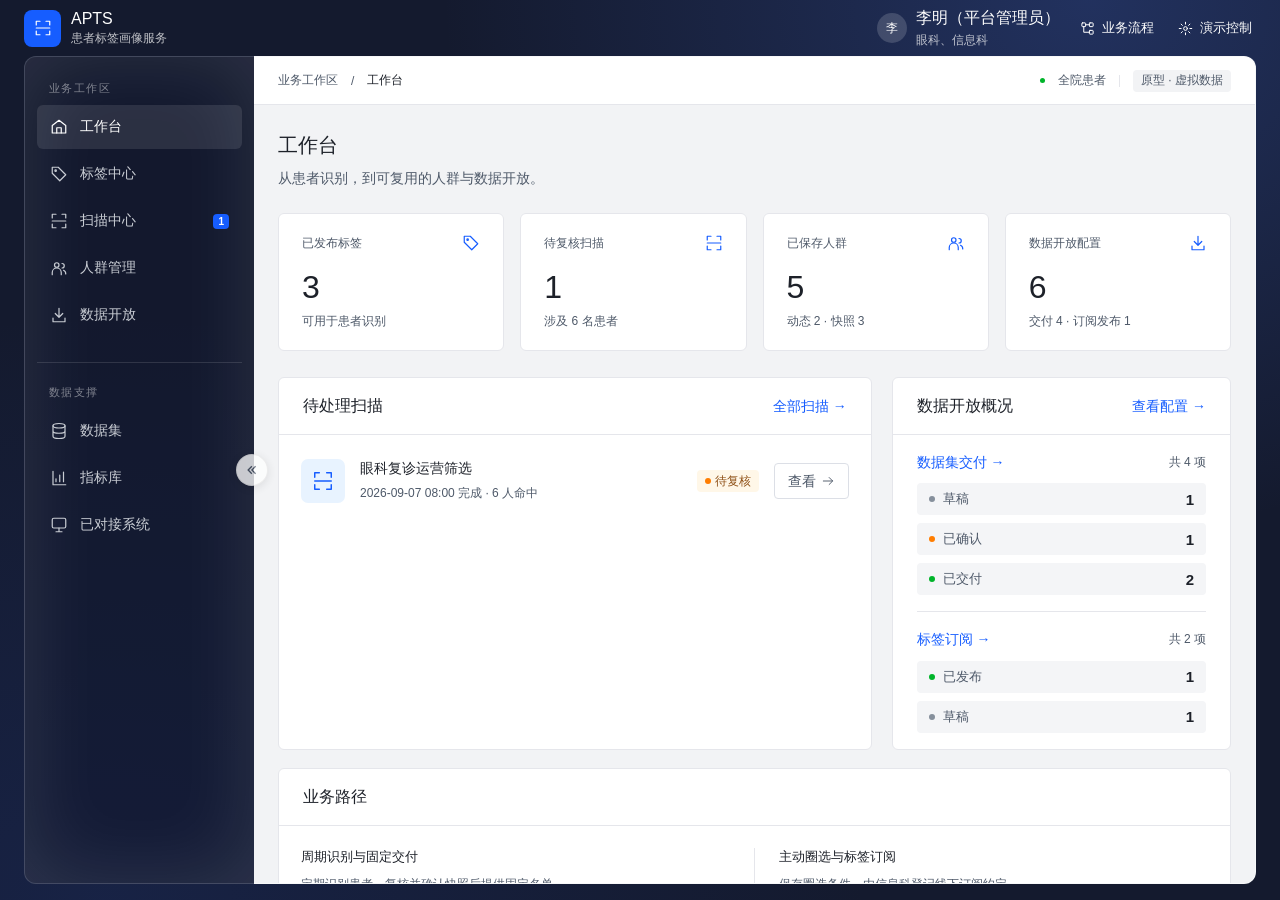
<file: apts-v2/index.html>
<!DOCTYPE html>
<html lang="zh-CN"><head><meta charset="UTF-8"><meta name="viewport" content="width=device-width,initial-scale=1"><meta name="color-scheme" content="light"><title>APTS · 患者标签画像服务</title><link rel="stylesheet" href="styles.css?v=dff3d0b29df8"></head><body><div id="root"></div><script src="app.js?v=1dcdd2cd195f"></script></body></html>
</file>
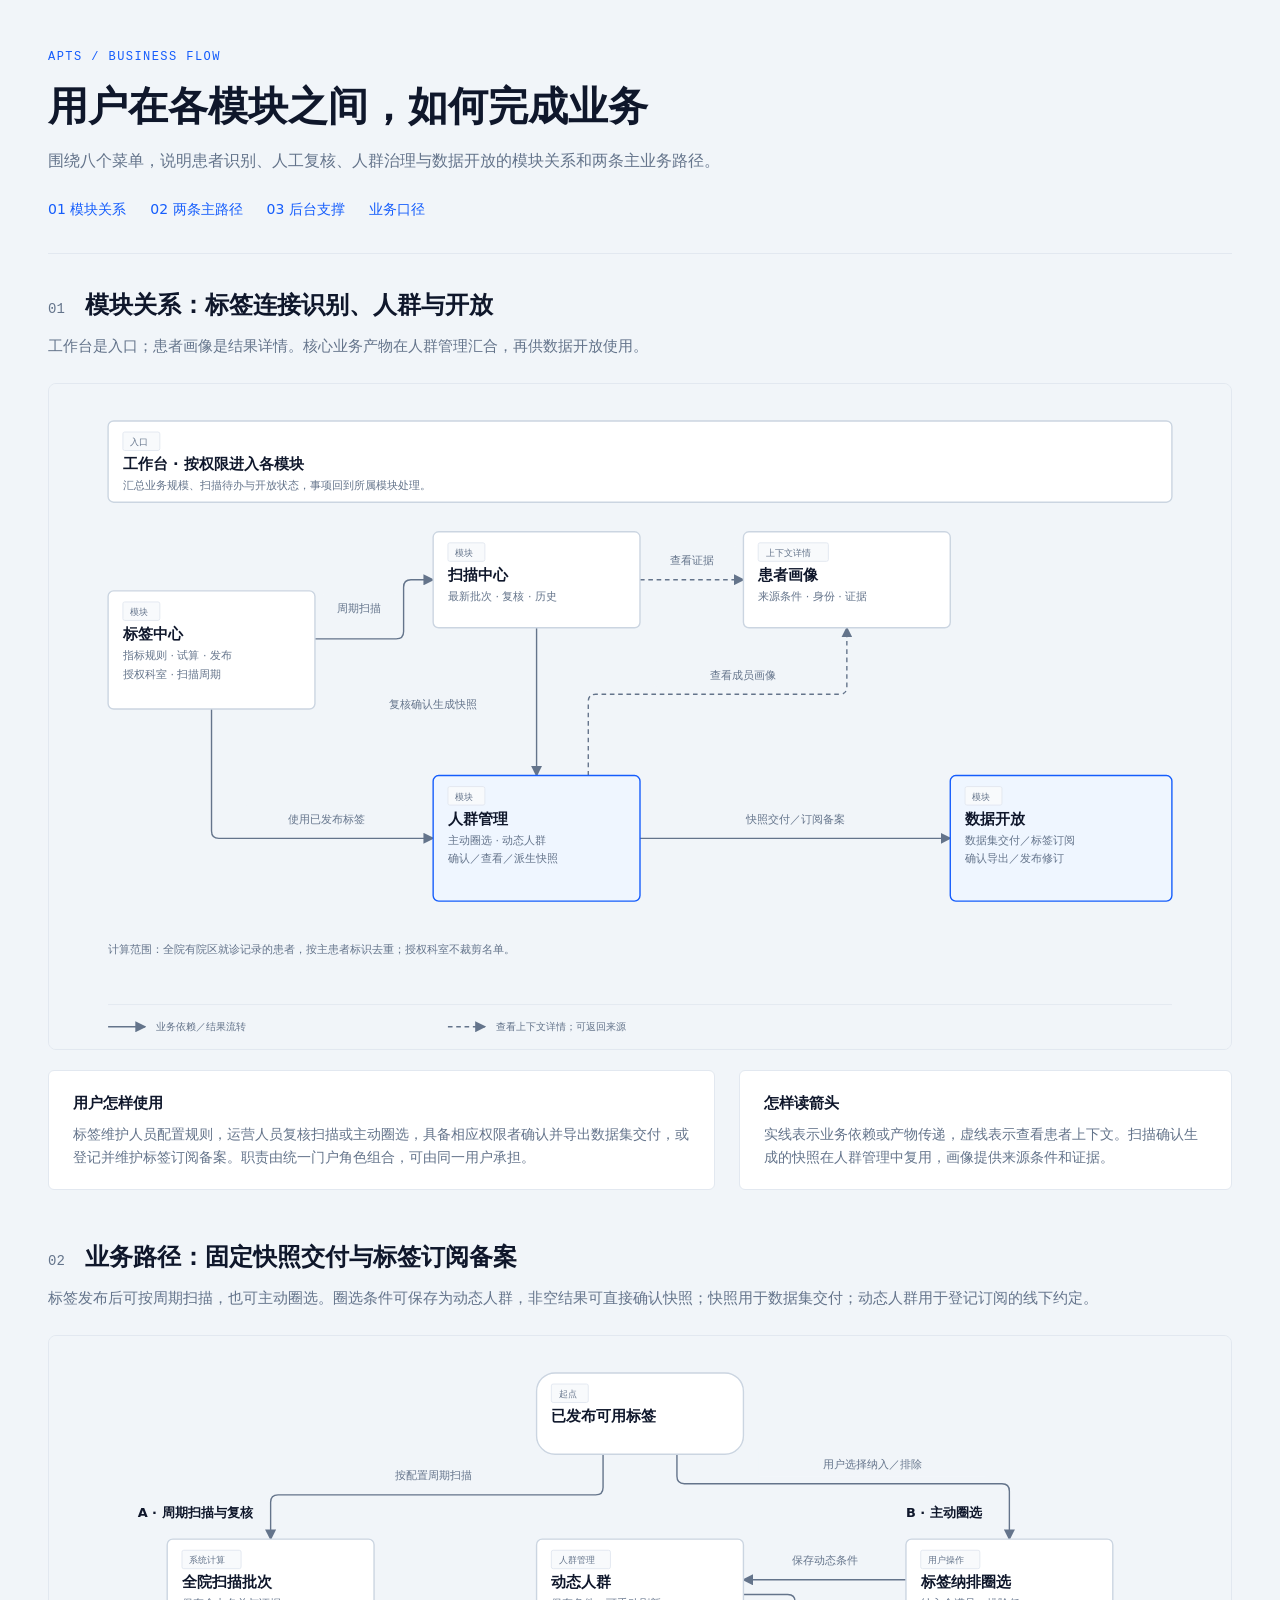
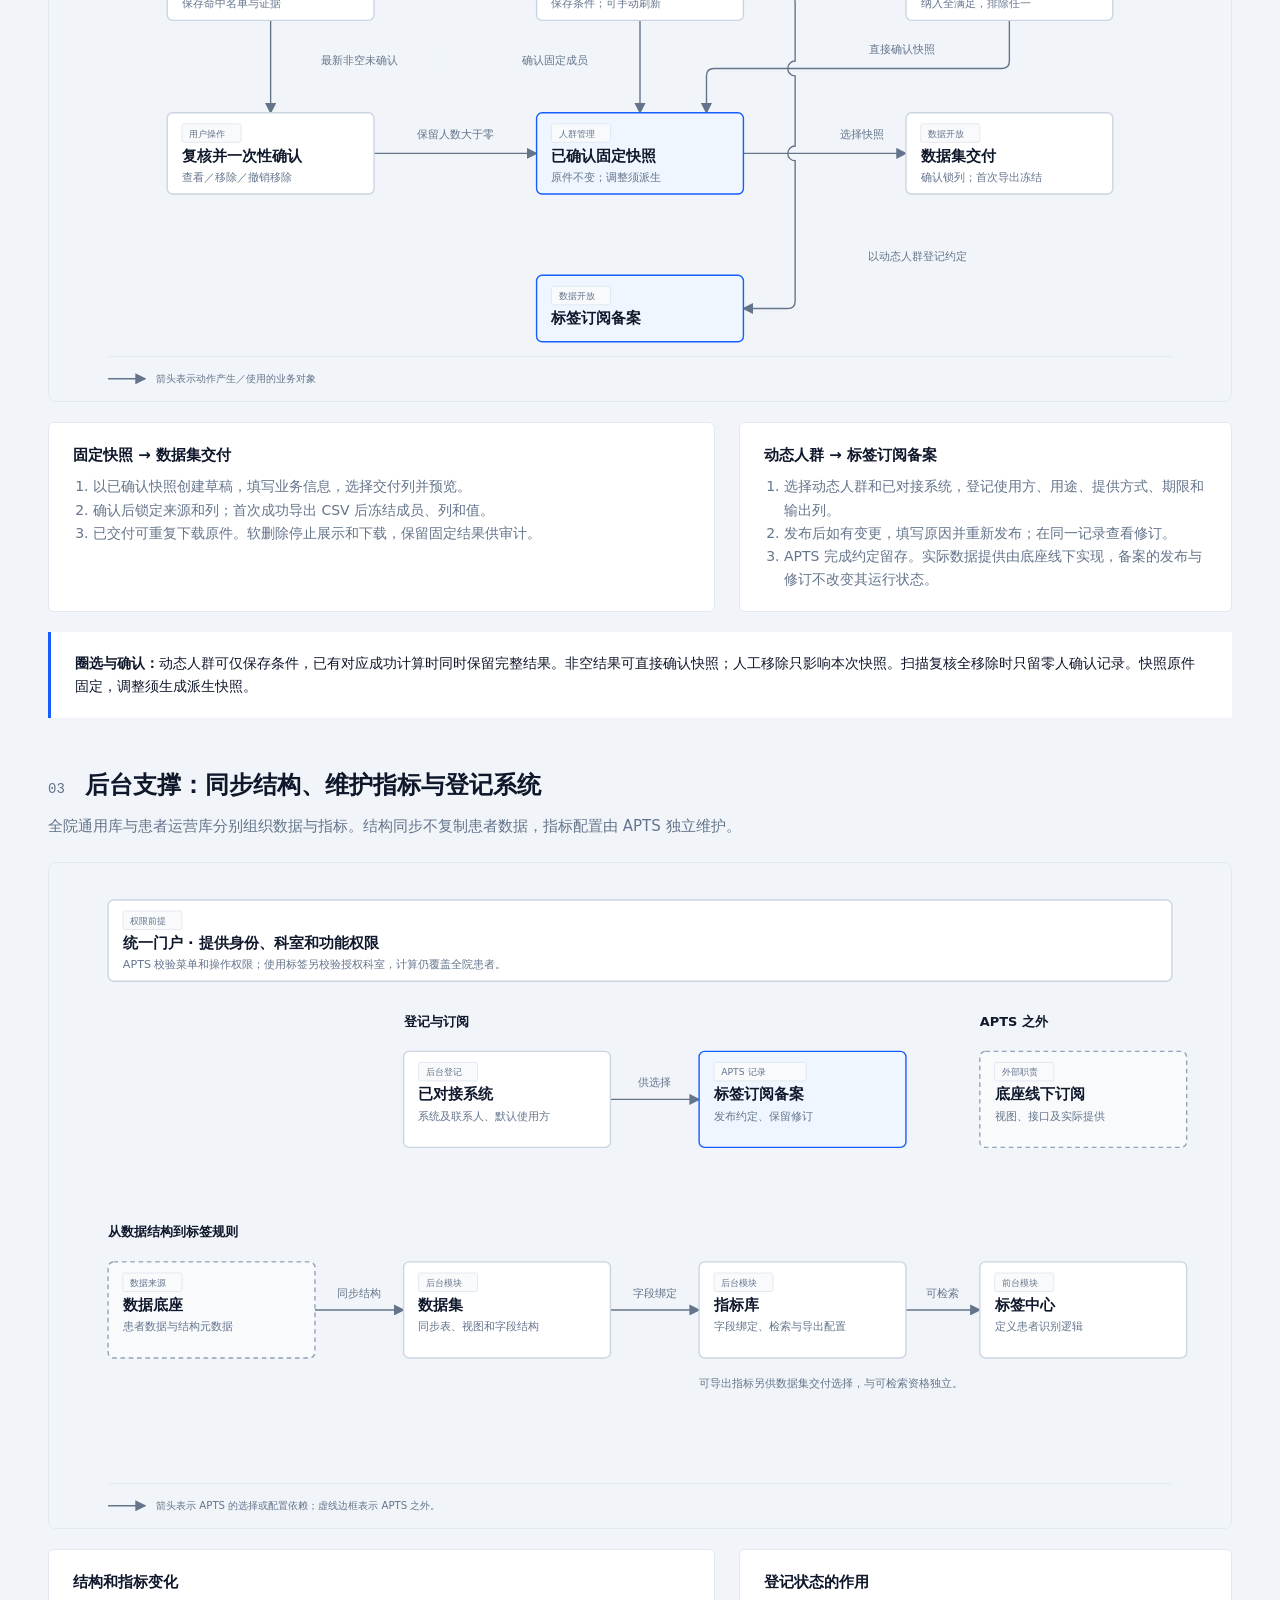
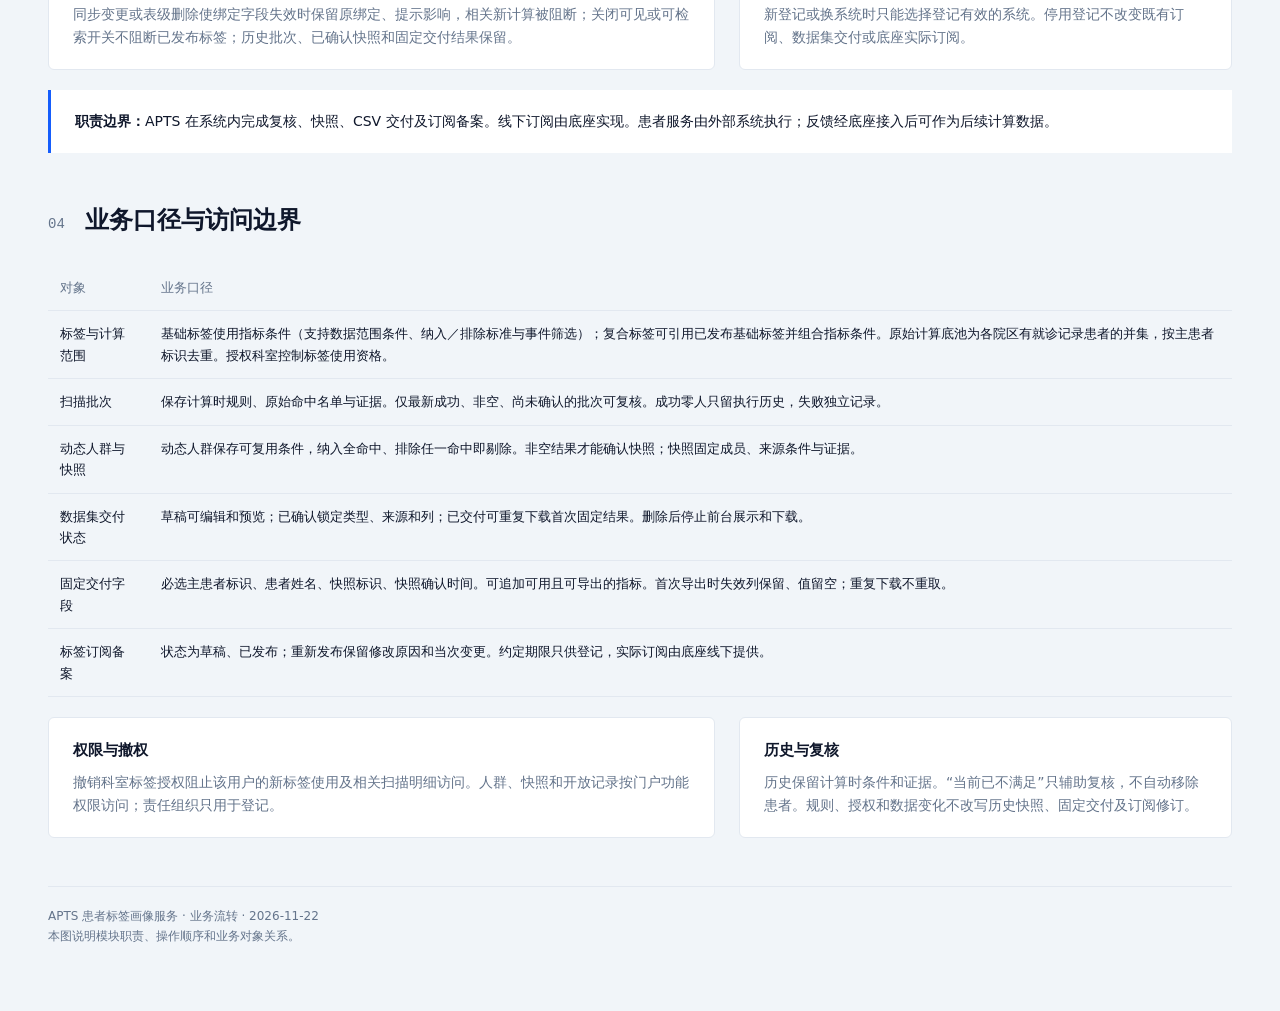
<file: docs/apts-business-flow.html>
<!DOCTYPE html><html lang="zh-CN">
<head><meta charset="UTF-8"><meta name="viewport" content="width=device-width,initial-scale=1"><title>APTS · 用户业务流转关系</title><style>*{box-sizing:border-box} :root{--paper:#f1f5f9;--surface:#fff;--ink:#0f172b;--muted:#64748b;--accent:#155dfc;--rule:#e2e8f0;--sans:"PingFang SC","Hiragino Sans GB","Microsoft YaHei",ui-sans-serif,system-ui,-apple-system,"Segoe UI",sans-serif;--mono:ui-monospace,SFMono-Regular,Menlo,Consolas,monospace}html{scroll-behavior:smooth}body{margin:0;background:var(--paper);color:var(--ink);font-family:var(--sans);font-size:14px;line-height:1.65}main{max-width:1378px;margin:0 auto;padding:48px 48px 64px;min-width:0}header{border-bottom:1px solid var(--rule);padding-bottom:32px;margin-bottom:32px}.eyebrow{font-family:var(--mono);color:var(--accent);font-size:12px;letter-spacing:.12em}h1{font-size:40px;line-height:1.3;margin:12px 0 16px;font-weight:600}header p{font-size:16px;max-width:900px;color:var(--muted);margin:0}nav{display:flex;flex-wrap:wrap;gap:24px;margin-top:24px}a{color:var(--accent);text-decoration:none}a:hover{text-decoration:underline}a:focus-visible,summary:focus-visible{outline:2px solid var(--accent);outline-offset:4px}section{margin:0 0 48px;scroll-margin-top:20px}.section-heading{display:flex;gap:20px;align-items:baseline;margin-bottom:8px}.number{font-family:var(--mono);font-size:14px;color:var(--muted)}h2{font-size:24px;margin:0;font-weight:600}.lead{margin:8px 0 24px;color:var(--muted);font-size:15px}.diagram-container{width:100%;max-width:100%;min-width:0;overflow-x:auto;border:1px solid var(--rule);border-radius:8px;background:#f1f5f9}svg{display:block;width:100%;height:auto;max-width:100%}svg text{font-family:var(--sans);fill:var(--ink)}.node{fill:#fff;stroke:#cbd5e1;stroke-width:1.5}.node.focal{fill:#eff6ff;stroke:#155dfc;stroke-width:1.5}.node.external{fill:#f8fafc;stroke:#94a3b8;stroke-dasharray:5 4}.tag-box{fill:#f8fafc;stroke:#e2e8f0;stroke-width:1}.tag{font-size:10px;fill:#64748b}.node-name{font-size:16px;font-weight:600}.body{font-size:12px;fill:#64748b}.edge-label{font-size:12px;fill:#64748b}.group{font-size:14px;font-weight:600}.legend{font-size:11px;fill:#64748b}.edge{fill:none;stroke:#64748b;stroke-width:1.5}.edge.view{stroke-dasharray:5 4}.edge.external{stroke:#1d4ed8;stroke-dasharray:5 4}.rule{stroke:#e2e8f0;stroke-width:1}.notes{display:grid;grid-template-columns:1.15fr .85fr;gap:24px;margin-top:20px}.note{background:#fff;border:1px solid var(--rule);border-radius:6px;padding:20px 24px}.note h3{font-size:15px;margin:0 0 8px}.note p{margin:0;color:var(--muted)}.note strong{color:var(--ink)}.note ul,.note ol{margin:0;padding-left:20px;color:var(--muted)}.boundary{padding:20px 24px;border-left:3px solid var(--accent);background:#fff;margin-top:20px}.boundary p{margin:0}details{border:1px solid var(--rule);border-radius:6px;background:#fff;padding:16px 24px;margin:16px 0}summary{cursor:pointer;font-weight:600}table{border-collapse:collapse;width:100%;font-size:13px;margin-top:16px}th,td{padding:12px;text-align:left;border-bottom:1px solid var(--rule);vertical-align:top}th{color:var(--muted);font-weight:500}code{font-family:var(--mono);font-size:12px;overflow-wrap:anywhere}.table-wrap{overflow-x:auto}footer{border-top:1px solid var(--rule);padding-top:20px;color:var(--muted);font-size:12px}@media(max-width:700px){main{padding:24px 16px}h1{font-size:28px}h2{font-size:20px}.notes{grid-template-columns:1fr}nav{gap:16px}.note{padding:16px}.table-wrap table{min-width:680px}}@media print{main{padding:0;max-width:none}header{padding-bottom:12px}nav{display:none}h1{font-size:28px}section{break-before:page;margin-bottom:0}.diagram-container{overflow-x:visible}svg{min-width:0}details{break-inside:avoid}.notes{gap:12px}.note{padding:12px}footer{margin-top:16px}}</style>
</head>
<body>
<main>
<header><div class="eyebrow">APTS / BUSINESS FLOW</div><h1>用户在各模块之间，如何完成业务</h1><p>围绕八个菜单，说明患者识别、人工复核、人群治理与数据开放的模块关系和两条主业务路径。</p><nav aria-label="图稿目录"><a href="#overview">01 模块关系</a><a href="#paths">02 两条主路径</a><a href="#support">03 后台支撑</a><a href="#evidence">业务口径</a></nav>
</header>

<section id="overview"><div class="section-heading"><span class="number">01</span><h2>模块关系：标签连接识别、人群与开放</h2></div><p class="lead">工作台是入口；患者画像是结果详情。核心业务产物在人群管理汇合，再供数据开放使用。</p><div class="diagram-container">
<svg viewBox="0 0 1280 720" role="img" aria-labelledby="apts-business-flow-overview-title apts-business-flow-overview-desc"><title id="apts-business-flow-overview-title">前台模块之间如何流转</title><desc id="apts-business-flow-overview-desc">用户维护标签，选择周期扫描复核或主动圈选形成人群，随后配置数据开放，并从结果查看患者画像。</desc><defs><marker id="apts-business-flow-overview-solid" markerWidth="8" markerHeight="8" refX="7" refY="4" orient="auto"><path d="M0 0 L8 4 L0 8 Z" fill="#64748b"/></marker><marker id="apts-business-flow-overview-view" markerWidth="8" markerHeight="8" refX="7" refY="4" orient="auto"><path d="M0 0 L8 4 L0 8 Z" fill="#64748b"/></marker><marker id="apts-business-flow-overview-external" markerWidth="8" markerHeight="8" refX="7" refY="4" orient="auto"><path d="M0 0 L8 4 L0 8 Z" fill="#1d4ed8"/></marker></defs><rect width="1280" height="720" fill="#f1f5f9"/><g data-node="工作台 · 按权限进入各模块" data-box="64,40,1152,88"><rect x="64" y="40" width="1152" height="88" rx="6" fill="#f1f5f9"/><rect class="node" x="64" y="40" width="1152" height="88" rx="6"/><rect class="tag-box" x="80" y="52" width="40" height="20" rx="2"/><text x="88" y="66" class="tag" text-anchor="start">入口</text><text x="80" y="92" class="node-name" text-anchor="start">工作台 · 按权限进入各模块</text><text x="80" y="114" class="body" text-anchor="start">汇总业务规模、扫描待办与开放状态，事项回到所属模块处理。</text></g><path class="edge solid" d="M288 276 H376 Q384 276 384 268 V220 Q384 212 392 212 H416" marker-end="url(#apts-business-flow-overview-solid)"/><g data-label="周期扫描"><rect x="296" y="228" width="80" height="28" rx="2" fill="#f1f5f9"/><text x="336.0" y="247" class="edge-label" text-anchor="middle">周期扫描</text></g><path class="edge solid" d="M176 352 V484 Q176 492 184 492 H416" marker-end="url(#apts-business-flow-overview-solid)"/><g data-label="使用已发布标签"><rect x="212" y="456" width="176" height="28" rx="2" fill="#f1f5f9"/><text x="300.0" y="475" class="edge-label" text-anchor="middle">使用已发布标签</text></g><path class="edge solid" d="M528 264 V424" marker-end="url(#apts-business-flow-overview-solid)"/><g data-label="复核确认生成快照"><rect x="312" y="332" width="208" height="28" rx="2" fill="#f1f5f9"/><text x="416.0" y="351" class="edge-label" text-anchor="middle">复核确认生成快照</text></g><path class="edge view" d="M640 212 H752" marker-end="url(#apts-business-flow-overview-view)"/><g data-label="查看证据"><rect x="648" y="176" width="96" height="28" rx="2" fill="#f1f5f9"/><text x="696.0" y="195" class="edge-label" text-anchor="middle">查看证据</text></g><path class="edge view" d="M584 424 V344 Q584 336 592 336 H856 Q864 336 864 328 V264" marker-end="url(#apts-business-flow-overview-view)"/><g data-label="查看成员画像"><rect x="656" y="300" width="192" height="28" rx="2" fill="#f1f5f9"/><text x="752.0" y="319" class="edge-label" text-anchor="middle">查看成员画像</text></g><path class="edge solid" d="M640 492 H976" marker-end="url(#apts-business-flow-overview-solid)"/><g data-label="快照交付／订阅备案"><rect x="684" y="456" width="248" height="28" rx="2" fill="#f1f5f9"/><text x="808.0" y="475" class="edge-label" text-anchor="middle">快照交付／订阅备案</text></g><g data-node="标签中心" data-box="64,224,224,128"><rect x="64" y="224" width="224" height="128" rx="6" fill="#f1f5f9"/><rect class="node" x="64" y="224" width="224" height="128" rx="6"/><rect class="tag-box" x="80" y="236" width="40" height="20" rx="2"/><text x="88" y="250" class="tag" text-anchor="start">模块</text><text x="80" y="276" class="node-name" text-anchor="start">标签中心</text><text x="80" y="298" class="body" text-anchor="start">指标规则 · 试算 · 发布</text><text x="80" y="318" class="body" text-anchor="start">授权科室 · 扫描周期</text></g><g data-node="扫描中心" data-box="416,160,224,104"><rect x="416" y="160" width="224" height="104" rx="6" fill="#f1f5f9"/><rect class="node" x="416" y="160" width="224" height="104" rx="6"/><rect class="tag-box" x="432" y="172" width="40" height="20" rx="2"/><text x="440" y="186" class="tag" text-anchor="start">模块</text><text x="432" y="212" class="node-name" text-anchor="start">扫描中心</text><text x="432" y="234" class="body" text-anchor="start">最新批次 · 复核 · 历史</text></g><g data-node="患者画像" data-box="752,160,224,104"><rect x="752" y="160" width="224" height="104" rx="6" fill="#f1f5f9"/><rect class="node" x="752" y="160" width="224" height="104" rx="6"/><rect class="tag-box" x="768" y="172" width="76" height="20" rx="2"/><text x="776" y="186" class="tag" text-anchor="start">上下文详情</text><text x="768" y="212" class="node-name" text-anchor="start">患者画像</text><text x="768" y="234" class="body" text-anchor="start">来源条件 · 身份 · 证据</text></g><g data-node="人群管理" data-box="416,424,224,136"><rect x="416" y="424" width="224" height="136" rx="6" fill="#f1f5f9"/><rect class="node focal" x="416" y="424" width="224" height="136" rx="6"/><rect class="tag-box" x="432" y="436" width="40" height="20" rx="2"/><text x="440" y="450" class="tag" text-anchor="start">模块</text><text x="432" y="476" class="node-name" text-anchor="start">人群管理</text><text x="432" y="498" class="body" text-anchor="start">主动圈选 · 动态人群</text><text x="432" y="518" class="body" text-anchor="start">确认／查看／派生快照</text></g><g data-node="数据开放" data-box="976,424,240,136"><rect x="976" y="424" width="240" height="136" rx="6" fill="#f1f5f9"/><rect class="node focal" x="976" y="424" width="240" height="136" rx="6"/><rect class="tag-box" x="992" y="436" width="40" height="20" rx="2"/><text x="1000" y="450" class="tag" text-anchor="start">模块</text><text x="992" y="476" class="node-name" text-anchor="start">数据开放</text><text x="992" y="498" class="body" text-anchor="start">数据集交付／标签订阅</text><text x="992" y="518" class="body" text-anchor="start">确认导出／发布修订</text></g><text x="64" y="616" class="body" text-anchor="start">计算范围：全院有院区就诊记录的患者，按主患者标识去重；授权科室不裁剪名单。</text><line x1="64" y1="672" x2="1216" y2="672" class="rule"/><path d="M64 696 H104" class="edge solid" marker-end="url(#apts-business-flow-overview-solid)"/><text x="116" y="700" class="legend" text-anchor="start">业务依赖／结果流转</text><path d="M432 696 H472" class="edge view" marker-end="url(#apts-business-flow-overview-view)"/><text x="484" y="700" class="legend" text-anchor="start">查看上下文详情；可返回来源</text>
</svg></div><div class="notes"><div class="note"><h3>用户怎样使用</h3><p>标签维护人员配置规则，运营人员复核扫描或主动圈选，具备相应权限者确认并导出数据集交付，或登记并维护标签订阅备案。职责由统一门户角色组合，可由同一用户承担。</p></div><div class="note"><h3>怎样读箭头</h3><p>实线表示业务依赖或产物传递，虚线表示查看患者上下文。扫描确认生成的快照在人群管理中复用，画像提供来源条件和证据。</p></div></div>
</section>

<section id="paths"><div class="section-heading"><span class="number">02</span><h2>业务路径：固定快照交付与标签订阅备案</h2></div><p class="lead">标签发布后可按周期扫描，也可主动圈选。圈选条件可保存为动态人群，非空结果可直接确认快照；快照用于数据集交付；动态人群用于登记订阅的线下约定。</p><div class="diagram-container">
<svg viewBox="0 0 1280 720" role="img" aria-labelledby="apts-business-flow-paths-title apts-business-flow-paths-desc"><title id="apts-business-flow-paths-title">两条业务路径与两类开放来源</title><desc id="apts-business-flow-paths-desc">周期扫描经复核形成固定快照，主动圈选可直接确认快照或保存动态人群，快照用于固定交付，动态人群用于标签订阅备案。</desc><defs><marker id="apts-business-flow-paths-solid" markerWidth="8" markerHeight="8" refX="7" refY="4" orient="auto"><path d="M0 0 L8 4 L0 8 Z" fill="#64748b"/></marker><marker id="apts-business-flow-paths-view" markerWidth="8" markerHeight="8" refX="7" refY="4" orient="auto"><path d="M0 0 L8 4 L0 8 Z" fill="#64748b"/></marker><marker id="apts-business-flow-paths-external" markerWidth="8" markerHeight="8" refX="7" refY="4" orient="auto"><path d="M0 0 L8 4 L0 8 Z" fill="#1d4ed8"/></marker></defs><rect width="1280" height="720" fill="#f1f5f9"/><text x="96" y="196" class="group" text-anchor="start">A · 周期扫描与复核</text><text x="928" y="196" class="group" text-anchor="start">B · 主动圈选</text><path class="edge solid" d="M600 128 V164 Q600 172 592 172 H248 Q240 172 240 180 V220" marker-end="url(#apts-business-flow-paths-solid)"/><g data-label="按配置周期扫描"><rect x="320" y="136" width="192" height="28" rx="2" fill="#f1f5f9"/><text x="416.0" y="155" class="edge-label" text-anchor="middle">按配置周期扫描</text></g><path class="edge solid" d="M680 128 V152 Q680 160 688 160 H1032 Q1040 160 1040 168 V220" marker-end="url(#apts-business-flow-paths-solid)"/><g data-label="用户选择纳入／排除"><rect x="768" y="124" width="248" height="28" rx="2" fill="#f1f5f9"/><text x="892.0" y="143" class="edge-label" text-anchor="middle">用户选择纳入／排除</text></g><path class="edge solid" d="M240 308 V408" marker-end="url(#apts-business-flow-paths-solid)"/><g data-label="最新非空未确认"><rect x="248" y="336" width="176" height="28" rx="2" fill="#f1f5f9"/><text x="336" y="355" class="edge-label" text-anchor="middle">最新非空未确认</text></g><path class="edge solid" d="M352 452 H528" marker-end="url(#apts-business-flow-paths-solid)"/><g data-label="保留人数大于零"><rect x="360" y="416" width="160" height="28" rx="2" fill="#f1f5f9"/><text x="440.0" y="435" class="edge-label" text-anchor="middle">保留人数大于零</text></g><path class="edge solid" d="M928 264 H752" marker-end="url(#apts-business-flow-paths-solid)"/><g data-label="保存动态条件"><rect x="760" y="228" width="160" height="28" rx="2" fill="#f1f5f9"/><text x="840" y="247" class="edge-label" text-anchor="middle">保存动态条件</text></g><path class="edge solid" d="M640 308 V408" marker-end="url(#apts-business-flow-paths-solid)"/><g data-label="确认固定成员"><rect x="464" y="336" width="168" height="28" rx="2" fill="#f1f5f9"/><text x="548.0" y="355" class="edge-label" text-anchor="middle">确认固定成员</text></g><path class="edge solid" d="M752 280 H800 Q808 280 808 288 V352 a8 8 0 0 0 0 16 V444 a8 8 0 0 0 0 16 V612 Q808 620 800 620 H752" marker-end="url(#apts-business-flow-paths-solid)"/><g data-label="以动态人群登记约定"><rect x="816" y="548" width="248" height="28" rx="2" fill="#f1f5f9"/><text x="940.0" y="567" class="edge-label" text-anchor="middle">以动态人群登记约定</text></g><path class="edge solid" d="M752 452 H928" marker-end="url(#apts-business-flow-paths-solid)"/><g data-label="选择快照"><rect x="840" y="416" width="80" height="28" rx="2" fill="#f1f5f9"/><text x="880.0" y="435" class="edge-label" text-anchor="middle">选择快照</text></g><path class="edge solid" d="M1040 308 V352 Q1040 360 1032 360 H720 Q712 360 712 368 V408" marker-end="url(#apts-business-flow-paths-solid)"/><g data-label="直接确认快照"><rect x="836" y="324" width="176" height="28" rx="2" fill="#f1f5f9"/><text x="924" y="343" class="edge-label" text-anchor="middle">直接确认快照</text></g><g data-node="已发布可用标签" data-box="528,40,224,88"><rect x="528" y="40" width="224" height="88" rx="20" fill="#f1f5f9"/><rect class="node" x="528" y="40" width="224" height="88" rx="20"/><rect class="tag-box" x="544" y="52" width="40" height="20" rx="2"/><text x="552" y="66" class="tag" text-anchor="start">起点</text><text x="544" y="92" class="node-name" text-anchor="start">已发布可用标签</text></g><g data-node="全院扫描批次" data-box="128,220,224,88"><rect x="128" y="220" width="224" height="88" rx="6" fill="#f1f5f9"/><rect class="node" x="128" y="220" width="224" height="88" rx="6"/><rect class="tag-box" x="144" y="232" width="64" height="20" rx="2"/><text x="152" y="246" class="tag" text-anchor="start">系统计算</text><text x="144" y="272" class="node-name" text-anchor="start">全院扫描批次</text><text x="144" y="294" class="body" text-anchor="start">保存命中名单与证据</text></g><g data-node="标签纳排圈选" data-box="928,220,224,88"><rect x="928" y="220" width="224" height="88" rx="6" fill="#f1f5f9"/><rect class="node" x="928" y="220" width="224" height="88" rx="6"/><rect class="tag-box" x="944" y="232" width="64" height="20" rx="2"/><text x="952" y="246" class="tag" text-anchor="start">用户操作</text><text x="944" y="272" class="node-name" text-anchor="start">标签纳排圈选</text><text x="944" y="294" class="body" text-anchor="start">纳入全满足，排除任一</text></g><g data-node="动态人群" data-box="528,220,224,88"><rect x="528" y="220" width="224" height="88" rx="6" fill="#f1f5f9"/><rect class="node" x="528" y="220" width="224" height="88" rx="6"/><rect class="tag-box" x="544" y="232" width="64" height="20" rx="2"/><text x="552" y="246" class="tag" text-anchor="start">人群管理</text><text x="544" y="272" class="node-name" text-anchor="start">动态人群</text><text x="544" y="294" class="body" text-anchor="start">保存条件；可手动刷新</text></g><g data-node="复核并一次性确认" data-box="128,408,224,88"><rect x="128" y="408" width="224" height="88" rx="6" fill="#f1f5f9"/><rect class="node" x="128" y="408" width="224" height="88" rx="6"/><rect class="tag-box" x="144" y="420" width="64" height="20" rx="2"/><text x="152" y="434" class="tag" text-anchor="start">用户操作</text><text x="144" y="460" class="node-name" text-anchor="start">复核并一次性确认</text><text x="144" y="482" class="body" text-anchor="start">查看／移除／撤销移除</text></g><g data-node="已确认固定快照" data-box="528,408,224,88"><rect x="528" y="408" width="224" height="88" rx="6" fill="#f1f5f9"/><rect class="node focal" x="528" y="408" width="224" height="88" rx="6"/><rect class="tag-box" x="544" y="420" width="64" height="20" rx="2"/><text x="552" y="434" class="tag" text-anchor="start">人群管理</text><text x="544" y="460" class="node-name" text-anchor="start">已确认固定快照</text><text x="544" y="482" class="body" text-anchor="start">原件不变；调整须派生</text></g><g data-node="数据集交付" data-box="928,408,224,88"><rect x="928" y="408" width="224" height="88" rx="6" fill="#f1f5f9"/><rect class="node" x="928" y="408" width="224" height="88" rx="6"/><rect class="tag-box" x="944" y="420" width="64" height="20" rx="2"/><text x="952" y="434" class="tag" text-anchor="start">数据开放</text><text x="944" y="460" class="node-name" text-anchor="start">数据集交付</text><text x="944" y="482" class="body" text-anchor="start">确认锁列；首次导出冻结</text></g><g data-node="标签订阅备案" data-box="528,584,224,72"><rect x="528" y="584" width="224" height="72" rx="6" fill="#f1f5f9"/><rect class="node focal" x="528" y="584" width="224" height="72" rx="6"/><rect class="tag-box" x="544" y="596" width="64" height="20" rx="2"/><text x="552" y="610" class="tag" text-anchor="start">数据开放</text><text x="544" y="636" class="node-name" text-anchor="start">标签订阅备案</text></g><line x1="64" y1="672" x2="1216" y2="672" class="rule"/><path d="M64 696 H104" class="edge solid" marker-end="url(#apts-business-flow-paths-solid)"/><text x="116" y="700" class="legend" text-anchor="start">箭头表示动作产生／使用的业务对象</text>
</svg></div>
<div class="notes">
  <div class="note"><h3>固定快照 → 数据集交付</h3><ol>
    <li>以已确认快照创建草稿，填写业务信息，选择交付列并预览。</li>
    <li>确认后锁定来源和列；首次成功导出 CSV 后冻结成员、列和值。</li>
    <li>已交付可重复下载原件。软删除停止展示和下载，保留固定结果供审计。</li>
  </ol></div>
  <div class="note"><h3>动态人群 → 标签订阅备案</h3><ol>
    <li>选择动态人群和已对接系统，登记使用方、用途、提供方式、期限和输出列。</li>
    <li>发布后如有变更，填写原因并重新发布；在同一记录查看修订。</li>
    <li>APTS 完成约定留存。实际数据提供由底座线下实现，备案的发布与修订不改变其运行状态。</li>
  </ol></div>
</div>
<div class="boundary"><p><strong>圈选与确认：</strong>动态人群可仅保存条件，已有对应成功计算时同时保留完整结果。非空结果可直接确认快照；人工移除只影响本次快照。扫描复核全移除时只留零人确认记录。快照原件固定，调整须生成派生快照。</p></div>

</section>

<section id="support">
<div class="section-heading"><span class="number">03</span><h2>后台支撑：同步结构、维护指标与登记系统</h2></div>
<p class="lead">全院通用库与患者运营库分别组织数据与指标。结构同步不复制患者数据，指标配置由 APTS 独立维护。</p>
<div class="diagram-container">

<svg viewBox="0 0 1280 720" role="img" aria-labelledby="support-title support-desc">
<title id="support-title">后台支撑与外部职责</title>
<desc id="support-desc">底座结构经数据集供指标绑定，指标用于标签规则和交付列。已对接系统提供标签订阅备案选项，实际订阅由底座线下实现。</desc>
<defs><marker id="support-arrow" markerWidth="8" markerHeight="8" refX="7" refY="4" orient="auto"><path d="M0 0 L8 4 L0 8 Z" fill="#64748b"/></marker></defs>
<rect width="1280" height="720" fill="#f1f5f9"/>
<text class="group" x="384" y="176">登记与订阅</text>
<text class="group" x="1008" y="176">APTS 之外</text>
<text class="group" x="64" y="404">从数据结构到标签规则</text>
<path class="edge solid" d="M608 256 H704" marker-end="url(#support-arrow)"/>
<text class="edge-label" x="656.0" y="242" text-anchor="middle">供选择</text>
<path class="edge solid" d="M288 484 H384" marker-end="url(#support-arrow)"/>
<text class="edge-label" x="336.0" y="470" text-anchor="middle">同步结构</text>
<path class="edge solid" d="M608 484 H704" marker-end="url(#support-arrow)"/>
<text class="edge-label" x="656.0" y="470" text-anchor="middle">字段绑定</text>
<path class="edge solid" d="M928 484 H1008" marker-end="url(#support-arrow)"/>
<text class="edge-label" x="968.0" y="470" text-anchor="middle">可检索</text>
<g data-node="统一门户 · 提供身份、科室和功能权限" data-box="64,40,1152,88">
  <rect x="64" y="40" width="1152" height="88" rx="6" fill="#f1f5f9"/>
  <rect class="node" x="64" y="40" width="1152" height="88" rx="6"/>
  <rect class="tag-box" x="80" y="52" width="64" height="20" rx="2"/>
  <text class="tag" x="88" y="66">权限前提</text>
  <text class="node-name" x="80" y="92">统一门户 · 提供身份、科室和功能权限</text>
  <text class="body" x="80" y="114">APTS 校验菜单和操作权限；使用标签另校验授权科室，计算仍覆盖全院患者。</text>
</g>
<g data-node="已对接系统" data-box="384,204,224,104">
  <rect x="384" y="204" width="224" height="104" rx="6" fill="#f1f5f9"/>
  <rect class="node" x="384" y="204" width="224" height="104" rx="6"/>
  <rect class="tag-box" x="400" y="216" width="64" height="20" rx="2"/>
  <text class="tag" x="408" y="230">后台登记</text>
  <text class="node-name" x="400" y="256">已对接系统</text>
  <text class="body" x="400" y="278">系统及联系人、默认使用方</text>
</g>
<g data-node="标签订阅备案" data-box="704,204,224,104">
  <rect x="704" y="204" width="224" height="104" rx="6" fill="#f1f5f9"/>
  <rect class="node focal" x="704" y="204" width="224" height="104" rx="6"/>
  <rect class="tag-box" x="720" y="216" width="100" height="20" rx="2"/>
  <text class="tag" x="728" y="230">APTS 记录</text>
  <text class="node-name" x="720" y="256">标签订阅备案</text>
  <text class="body" x="720" y="278">发布约定、保留修订</text>
</g>
<g data-node="底座线下订阅" data-box="1008,204,224,104">
  <rect x="1008" y="204" width="224" height="104" rx="6" fill="#f1f5f9"/>
  <rect class="node external" x="1008" y="204" width="224" height="104" rx="6"/>
  <rect class="tag-box" x="1024" y="216" width="64" height="20" rx="2"/>
  <text class="tag" x="1032" y="230">外部职责</text>
  <text class="node-name" x="1024" y="256">底座线下订阅</text>
  <text class="body" x="1024" y="278">视图、接口及实际提供</text>
</g>
<g data-node="数据底座" data-box="64,432,224,104">
  <rect x="64" y="432" width="224" height="104" rx="6" fill="#f1f5f9"/>
  <rect class="node external" x="64" y="432" width="224" height="104" rx="6"/>
  <rect class="tag-box" x="80" y="444" width="64" height="20" rx="2"/>
  <text class="tag" x="88" y="458">数据来源</text>
  <text class="node-name" x="80" y="484">数据底座</text>
  <text class="body" x="80" y="506">患者数据与结构元数据</text>
</g>
<g data-node="数据集" data-box="384,432,224,104">
  <rect x="384" y="432" width="224" height="104" rx="6" fill="#f1f5f9"/>
  <rect class="node" x="384" y="432" width="224" height="104" rx="6"/>
  <rect class="tag-box" x="400" y="444" width="64" height="20" rx="2"/>
  <text class="tag" x="408" y="458">后台模块</text>
  <text class="node-name" x="400" y="484">数据集</text>
  <text class="body" x="400" y="506">同步表、视图和字段结构</text>
</g>
<g data-node="指标库" data-box="704,432,224,104">
  <rect x="704" y="432" width="224" height="104" rx="6" fill="#f1f5f9"/>
  <rect class="node" x="704" y="432" width="224" height="104" rx="6"/>
  <rect class="tag-box" x="720" y="444" width="64" height="20" rx="2"/>
  <text class="tag" x="728" y="458">后台模块</text>
  <text class="node-name" x="720" y="484">指标库</text>
  <text class="body" x="720" y="506">字段绑定、检索与导出配置</text>
</g>
<g data-node="标签中心" data-box="1008,432,224,104">
  <rect x="1008" y="432" width="224" height="104" rx="6" fill="#f1f5f9"/>
  <rect class="node" x="1008" y="432" width="224" height="104" rx="6"/>
  <rect class="tag-box" x="1024" y="444" width="64" height="20" rx="2"/>
  <text class="tag" x="1032" y="458">前台模块</text>
  <text class="node-name" x="1024" y="484">标签中心</text>
  <text class="body" x="1024" y="506">定义患者识别逻辑</text>
</g>
<text class="body" x="704" y="568">可导出指标另供数据集交付选择，与可检索资格独立。</text>
<line x1="64" y1="672" x2="1216" y2="672" class="rule"/>
<path class="edge solid" d="M64 696 H104" marker-end="url(#support-arrow)"/>
<text x="116" y="700" class="legend">箭头表示 APTS 的选择或配置依赖；虚线边框表示 APTS 之外。</text>

</svg>
</div>
<div class="notes">
  <div class="note"><h3>结构和指标变化</h3><p>同步变更或表级删除使绑定字段失效时保留原绑定、提示影响，相关新计算被阻断；关闭可见或可检索开关不阻断已发布标签；历史批次、已确认快照和固定交付结果保留。</p></div>
  <div class="note"><h3>登记状态的作用</h3><p>新登记或换系统时只能选择登记有效的系统。停用登记不改变既有订阅、数据集交付或底座实际订阅。</p></div>
</div>
<div class="boundary"><p><strong>职责边界：</strong>APTS 在系统内完成复核、快照、CSV 交付及订阅备案。线下订阅由底座实现。患者服务由外部系统执行；反馈经底座接入后可作为后续计算数据。</p></div>

</section>

<section id="evidence">
<div class="section-heading"><span class="number">04</span><h2>业务口径与访问边界</h2></div>
<div class="table-wrap"><table><thead><tr><th>对象</th><th>业务口径</th></tr></thead><tbody>
<tr><td>标签与计算范围</td><td>基础标签使用指标条件（支持数据范围条件、纳入／排除标准与事件筛选）；复合标签可引用已发布基础标签并组合指标条件。原始计算底池为各院区有就诊记录患者的并集，按主患者标识去重。授权科室控制标签使用资格。</td></tr>
<tr><td>扫描批次</td><td>保存计算时规则、原始命中名单与证据。仅最新成功、非空、尚未确认的批次可复核。成功零人只留执行历史，失败独立记录。</td></tr>
<tr><td>动态人群与快照</td><td>动态人群保存可复用条件，纳入全命中、排除任一命中即剔除。非空结果才能确认快照；快照固定成员、来源条件与证据。</td></tr>
<tr><td>数据集交付状态</td><td>草稿可编辑和预览；已确认锁定类型、来源和列；已交付可重复下载首次固定结果。删除后停止前台展示和下载。</td></tr>
<tr><td>固定交付字段</td><td>必选主患者标识、患者姓名、快照标识、快照确认时间。可追加可用且可导出的指标。首次导出时失效列保留、值留空；重复下载不重取。</td></tr>
<tr><td>标签订阅备案</td><td>状态为草稿、已发布；重新发布保留修改原因和当次变更。约定期限只供登记，实际订阅由底座线下提供。</td></tr>
</tbody></table></div>
<div class="notes">
  <div class="note"><h3>权限与撤权</h3><p>撤销科室标签授权阻止该用户的新标签使用及相关扫描明细访问。人群、快照和开放记录按门户功能权限访问；责任组织只用于登记。</p></div>
  <div class="note"><h3>历史与复核</h3><p>历史保留计算时条件和证据。“当前已不满足”只辅助复核，不自动移除患者。规则、授权和数据变化不改写历史快照、固定交付及订阅修订。</p></div>
</div>

</section>

<footer>APTS 患者标签画像服务 · 业务流转 · 2026-11-22<br>本图说明模块职责、操作顺序和业务对象关系。
</footer>
</main>
</body></html>
</file>
<file: apts-v2/styles.css>
:root{--bg:#f2f3f5;--surface:#fff;--text:#1d2129;--muted:#909399;--line:#ebeef5;--line-strong:#dcdfe6;--surface-soft:#f4f5f7;--focus:#165DFF;--accent:#165DFF;--accent-light:#e7eeff;--warning:#e6a23c;--warning-light:#faecd8;--danger:#f56c6c;--nav:230px;font-family:"Helvetica Neue",Helvetica,"PingFang SC","Hiragino Sans GB","Microsoft YaHei",Arial,sans-serif;color:var(--text);font-size:14px;font-synthesis:none}*{box-sizing:border-box}body{margin:0;background:var(--bg)}button,input,select,textarea{font:inherit}button,a,input,select,textarea{-webkit-tap-highlight-color:transparent}button{cursor:pointer}button:disabled{opacity:.48;cursor:not-allowed}a{color:inherit;text-decoration:none;text-underline-offset:3px}button{color:inherit}button:focus-visible,a:focus-visible,input:focus-visible,select:focus-visible,textarea:focus-visible,summary:focus-visible{outline:2px solid var(--focus);outline-offset:3px}input,select,textarea{width:100%;color:var(--text);background:#fff;border:1px solid var(--line-strong);border-radius:5px;padding:9px 10px;min-height:38px;caret-color:var(--accent)}input[type=checkbox],input[type=radio]{width:16px;height:16px;min-height:16px;accent-color:var(--accent);flex-shrink:0}input:disabled,select:disabled,textarea:disabled{background:#f3f5f5}textarea{resize:vertical;line-height:1.7}input::placeholder,textarea::placeholder{color:#a8abb2;opacity:1}p{line-height:1.8;margin:0 0 14px}h1,h2,h3{margin:0;font-weight:600}h1{font-size:20px;letter-spacing:0;line-height:1.4}h2{font-size:15px;line-height:1.5}h3{font-size:14px;margin:18px 0 12px}small,.small{font-size:12px}svg{flex-shrink:0}strong,b{font-weight:600}::selection{background:#e7eeff}.muted{color:var(--muted)}.error,.req{color:var(--danger)}.mono{font-family:ui-monospace,SFMono-Regular,monospace;font-size:12px}.subline{display:block;margin-top:5px;color:var(--muted);font-size:12px;line-height:1.5;max-width:310px}.actions{display:flex;align-items:center;gap:9px;flex-wrap:wrap}.actions:empty{display:none}.link{color:var(--accent);border:0;background:none;padding:0;line-height:1.6;text-align:left}.link:hover:not(:disabled){text-decoration:underline}.link.muted{color:var(--muted)}.btn{display:inline-flex;align-items:center;justify-content:center;gap:5px;padding:8px 13px;min-height:36px;border:1px solid var(--line-strong);background:#fff;border-radius:5px;white-space:nowrap;font-weight:500;line-height:1.3;transition:background .15s}.btn:hover:not(:disabled){background:#f5f7fa;border-color:#c0c4cc}.btn.primary,.btn--primary{background:var(--accent);color:#fff;border-color:var(--accent)}.btn.primary:hover:not(:disabled),.btn--primary:hover:not(:disabled){background:#0e42d2;border-color:#0e42d2}.btn.danger,.btn--danger{color:var(--danger);border-color:#e5c4c2}.icon-btn{display:inline-flex;align-items:center;justify-content:center;width:32px;height:32px;background:transparent;border:0;border-radius:4px;color:var(--muted)}.icon-btn:hover{background:#eff3f2}.app-shell{min-height:100vh}.sidebar{width:var(--nav);position:fixed;inset:0 auto 0 0;background:#fff;border-right:1px solid var(--line);display:flex;flex-direction:column;padding:25px 13px 13px;z-index:20}.brand{display:flex;gap:10px;align-items:center;padding:0 10px 27px}.brand-symbol{width:37px;height:37px;border-radius:8px;background:var(--accent);color:#fff;display:flex;align-items:center;justify-content:center}.brand strong{font-size:21px;letter-spacing:1.4px}.brand small{display:block;font-size:11px;letter-spacing:.7px;color:var(--muted);margin-top:2px}.workspace-label{font-size:11px;color:var(--muted);letter-spacing:1.4px;padding:8px 12px 9px}.support-label{margin-top:25px;border-top:1px solid #edf0ef;padding-top:22px}.sidebar nav a{display:flex;gap:12px;align-items:center;padding:11px 13px;border-radius:5px;color:#5c6a70;margin-bottom:3px}.sidebar nav a:hover{background:#f5f7f6}.sidebar nav a[aria-current=page]{background:var(--accent-light);color:var(--accent);font-weight:600}.nav-count{margin-left:auto;font-size:10px;background:#fff;border:1px solid #d3e6da;border-radius:4px;padding:2px 5px}.sidebar-foot{margin-top:auto;padding:22px 8px 0}.user{display:flex;gap:9px;align-items:center;padding-bottom:15px}.avatar{width:30px;height:30px;display:grid;place-items:center;border-radius:50%;background:#eaf0f0;color:#4b6861;font-size:12px}.user strong{font-size:12px}.user small{display:block;font-size:11px;color:var(--muted);margin-top:3px}.demo-trigger{display:flex;align-items:center;gap:7px;width:100%;padding:13px 0 0;border:0;border-top:1px solid var(--line);background:transparent;font-size:12px;color:var(--muted)}.demo-trigger>span{margin-left:auto;font-size:10px}.workspace{margin-left:var(--nav);min-height:100vh;display:flex;flex-direction:column}.topbar{height:56px;background:rgba(255,255,255,.94);border-bottom:1px solid var(--line);padding:0 34px;display:flex;align-items:center;justify-content:space-between;gap:15px}.breadcrumb,.top-meta{display:flex;align-items:center;gap:13px;font-size:12px;color:var(--muted)}.breadcrumb strong{color:var(--text);font-weight:600}.top-meta .divider{height:12px;width:1px;background:var(--line)}.live-dot{width:5px;height:5px;background:#478b6c;border-radius:50%}main{width:100%;max-width:1640px;margin:0 auto;padding:26px 34px 36px;outline:none;flex:1}.hero{display:flex;gap:24px;justify-content:space-between;align-items:center;margin-bottom:24px}.hero p{color:var(--muted);margin:7px 0 0;font-size:13px}.hero>div:first-child{min-width:0}.hero h1{overflow-wrap:anywhere}.back{display:flex;align-items:center;gap:7px;font-size:12px;margin-bottom:13px}.panel{background:#fff;border:1px solid var(--line);border-radius:7px;margin-bottom:18px;overflow:hidden}.panel-head{display:flex;justify-content:space-between;align-items:center;gap:20px;padding:16px 22px;border-bottom:1px solid var(--line);min-height:56px}.panel-body{padding:21px 22px}.panel-body p:last-child{margin-bottom:0}.table-wrap{width:100%;overflow:auto}table{border-collapse:collapse;width:100%;font-size:13px;text-align:left;font-variant-numeric:tabular-nums}th{background:var(--surface-soft);color:var(--muted);font-size:12px;font-weight:600;white-space:nowrap;padding:13px 19px;border-bottom:1px solid var(--line)}td{padding:14px 19px;border-bottom:1px solid #edf0f0;vertical-align:middle;line-height:1.5}tr:last-child td{border-bottom:0}tbody tr:hover{background:#f5f9f7}.object-name{font-size:14px;font-weight:600;color:#263a38;max-width:360px}.badge{display:inline-flex;align-items:center;gap:4px;padding:4px 7px;border-radius:4px;background:#eef2f1;color:var(--muted);font-size:12px;font-weight:500;line-height:1.25;white-space:nowrap}.badge--success{color:#246748;background:#eaf4ed}.badge--primary{color:#3e667e;background:#edf3f7}.badge--warning{color:#94651c;background:var(--warning-light)}.badge--danger{color:#a7423a;background:#fcefed}.toolbar{display:flex;align-items:center;justify-content:space-between;gap:20px;padding:0 20px;border-bottom:1px solid var(--line);min-height:64px}.tabs{display:flex;align-items:stretch;gap:23px;min-height:60px;flex-wrap:wrap}.tabs button{background:none;border:0;border-bottom:2px solid transparent;padding:0 1px;font-size:13px;color:var(--muted);display:flex;align-items:center;gap:7px;line-height:1.5}.tabs button[aria-selected=true]{border-bottom-color:var(--accent);color:var(--accent);font-weight:600}.tabs button>span{font-size:10px;min-width:18px;padding:1px 4px;background:#eff3f2;border-radius:4px}.panel>.tabs{padding:0 23px;border-bottom:1px solid var(--line)}.search{display:flex;align-items:center;gap:8px;width:240px;min-width:120px;min-height:36px;padding:0 10px;border:1px solid var(--line-strong);border-radius:5px;background:var(--surface)}.search svg{color:var(--muted)}.search input{border:0;background:none;padding:8px 0;font-size:13px;min-height:34px;min-width:0}.search input:focus{outline:none}.search:focus-within{outline:2px solid var(--focus);outline-offset:2px;border-color:var(--accent)}.stat-grid{display:grid;grid-template-columns:repeat(4,minmax(0,1fr));gap:16px;margin-bottom:26px}.stat-tile{padding:20px 23px;background:#fff;border:1px solid var(--line);border-radius:7px;display:block;transition:border .2s}.stat-tile:hover{border-color:#9fb9af}.stat-tile>div{font-size:12px;color:#596a71}.stat-tile svg{color:#869b98}.stat-tile>strong{display:block;font-size:32px;letter-spacing:-1px;font-weight:500;line-height:1.5;margin:11px 0 1px;font-variant-numeric:tabular-nums}.stat-tile>small{color:var(--muted);font-size:12px}.row-between{display:flex;justify-content:space-between;gap:15px;align-items:center}.dashboard-columns{display:grid;grid-template-columns:minmax(0,1.75fr) minmax(270px,1fr);gap:20px}.work-item{padding:24px 22px;display:flex;align-items:center;gap:15px}.work-icon{height:44px;width:44px;display:grid;place-items:center;background:#f2f5f4;color:#527c6f;border-radius:7px}.work-item-main{flex:1;min-width:0}.work-item-main strong{font-size:14px}.work-item-main small{display:block;color:var(--muted);font-size:12px;margin-top:7px}.open-summary{padding:20px 23px;display:grid;grid-template-columns:1fr 1fr;gap:23px 20px}.open-summary>div{display:flex;align-items:center;justify-content:space-between;gap:12px}.open-summary>div>span{font-size:12px;color:var(--muted);display:flex;align-items:center;gap:8px}.open-summary strong{font-size:17px;font-weight:500}.status-dot{width:6px;height:6px;border-radius:50%;background:var(--control-line)}.business-paths{display:grid;grid-template-columns:1fr 1fr;padding:22px}.business-paths>div{padding:0 24px}.business-paths>div:first-child{padding-left:0;border-right:1px solid var(--line)}.business-paths>div:last-child{padding-right:0}.business-paths h3{margin:0 0 8px;font-size:13px}.business-paths p{font-size:12px;color:var(--muted);margin-bottom:21px}.flow-track{display:flex;gap:7px;align-items:center;flex-wrap:wrap}.flow-track>span{display:flex;gap:7px;align-items:center}.flow-track svg{color:#93a3a4}.flow-track button{border:1px solid var(--line);background:#fbfcfc;border-radius:4px;font-size:12px;padding:8px 9px;color:#365951}.flow-track button:hover{border-color:var(--accent);color:var(--accent)}.quiet-note{font-size:12px;color:var(--muted);line-height:1.7;padding:4px 0}.status-strip,.mini-summary{display:flex;gap:22px;align-items:center;flex-wrap:wrap;color:var(--muted);font-size:12px;margin-bottom:22px}.status-strip b,.mini-summary b{color:var(--text)}.mini-summary{border:1px solid var(--line);border-radius:6px;background:#fff;padding:17px 21px}.notice{padding:14px 17px;border:1px solid #d9e7df;background:#f3f8f5;border-radius:5px;font-size:12px;line-height:1.8;color:#466455;margin-bottom:18px}.notice-danger{background:#fff6f4;border-color:#ebd0ca;color:#923d33}.notice>.link{margin-left:15px}.content-columns{display:grid;grid-template-columns:minmax(0,1.75fr) minmax(280px,1fr);gap:20px;align-items:start}.stack{display:flex;flex-direction:column;gap:12px}.stack>.panel{margin-bottom:7px}.details{margin:0;display:grid;grid-template-columns:1fr;gap:17px}.details>div{display:grid;grid-template-columns:110px minmax(0,1fr);gap:16px;line-height:1.7}.details dt{color:var(--muted);font-size:13px}.details dd{margin:0;font-size:13px;overflow-wrap:anywhere}.field{margin-bottom:17px;min-width:0}.field__label{display:block;font-size:13px;color:#42545a;margin-bottom:8px;font-weight:500}.field__hint,.field__error{display:block;color:var(--muted);line-height:1.7;margin-top:6px;font-size:12px}.field__error{color:var(--danger)}.form-grid,.grid--2{display:grid;grid-template-columns:1fr 1fr;gap:9px 23px;align-items:start}.editor-body{padding:24px 26px;min-height:260px}.editor-footer,.sticky-actions{display:flex;align-items:center;justify-content:space-between;gap:20px;padding:16px 23px;background:#fff;border-top:1px solid var(--line)}.editor-footer>.muted,.sticky-actions>.muted{font-size:12px}.sticky-actions{position:sticky;bottom:0;z-index:9;border:1px solid var(--line);border-radius:7px;margin-top:20px;box-shadow:0 -4px 18px #233b3810}.checks,.checkbox-grid{display:flex;gap:13px 17px;align-items:center;flex-wrap:wrap}.checks label,.checkbox-grid label,.check,.checkbox-row{display:flex;align-items:center;gap:8px;line-height:1.5;font-size:13px}.inline-fields{display:flex;align-items:center;gap:10px;margin-top:12px}.inline-fields input{max-width:140px}.inline-fields select{max-width:260px}.section-intro{color:var(--muted);font-size:12px;margin-bottom:22px}.rule-node{margin-bottom:9px;border:1px solid #dfe6e5;border-radius:5px;background:#fff;overflow:hidden}.rule-row{padding:12px 14px;display:flex;gap:10px;align-items:center;min-height:48px}.rule-group>.rule-row{background:#f6f9f7}.rule-index{font-size:12px;color:#41695a;background:#edf4ee;width:23px;height:23px;border-radius:4px;display:grid;place-items:center;flex-shrink:0}.rule-label{flex:1;min-width:0;border:0;background:none;text-align:left;line-height:1.6;padding:0;font-size:13px}.rule-children{padding:13px 13px 5px 26px;border-left:2px solid #c2d7ca;margin:0 0 12px 18px}.rule-add{display:flex;gap:8px;flex-wrap:wrap;padding:7px 0 0}.rule-add .btn{font-size:11px;padding:6px 9px;min-height:31px}.rule-parameters{padding:20px;background:#fbfcfb;border-top:1px solid var(--line)}[data-testid=param-panel]{display:grid;grid-template-columns:1fr 1fr;gap:5px 20px}[data-testid=param-panel]>h3,[data-testid=param-panel]>p{grid-column:1/-1}[data-testid=param-panel]>h3{margin:0 0 14px}[data-testid=param-panel] select{font-size:13px}.op-toggle{display:flex;gap:7px}.op-toggle button{border:1px solid var(--line);background:#fff;font-size:11px;padding:8px;border-radius:4px}.op-toggle button[aria-pressed=true]{background:var(--accent-light);border-color:#a5cabb;color:var(--accent)}.rule-summary{font:13px/1.8 -apple-system,"PingFang SC",sans-serif;white-space:pre-wrap;background:#f6f8f7;border:1px solid var(--line);border-radius:5px;padding:15px 16px;margin:0 0 20px;color:#435954;overflow-wrap:anywhere}.empty{padding:42px 24px;display:flex;align-items:center;justify-content:center;flex-direction:column;text-align:center;color:var(--muted);gap:10px}.empty svg{color:var(--control-line)}.empty h3{margin:7px 0 0;font-size:14px;color:#526862}.empty p{font-size:12px;margin:0}.dialog{border:1px solid var(--line);border-radius:10px;width:min(540px,calc(100vw - 40px));max-height:88vh;padding:0;color:var(--text);box-shadow:0 20px 100px #0a28262a;overflow:auto;background:#fff}.dialog.wide{width:min(850px,calc(100vw - 40px))}.dialog::backdrop{background:#19332f52;backdrop-filter:blur(2px)}.dialog-head{display:flex;align-items:center;justify-content:space-between;gap:20px;padding:18px 23px;border-bottom:1px solid var(--line);position:sticky;top:0;background:#fff;z-index:2}.dialog-head h2{font-size:15px}.dialog-body{padding:24px}.dialog-foot{border-top:1px solid var(--line);display:flex;gap:10px;justify-content:flex-end;align-items:center;padding:15px 23px;position:sticky;bottom:0;background:#fff;z-index:2}.dialog-foot>.muted{margin-right:auto;font-size:12px}.dialog .details{margin-bottom:23px}.dialog .table-wrap{margin-top:15px}.result-number{font-size:35px;color:var(--accent);margin-bottom:15px;font-variant-numeric:tabular-nums}.result-number span{font-size:12px;color:var(--muted)}.result-meta{padding:16px 22px;display:flex;gap:16px;align-items:center;flex-wrap:wrap;font-size:12px;color:var(--muted);border-bottom:1px solid var(--line)}.metric-inline{display:flex;align-items:baseline;gap:13px;margin:4px 0 13px}.metric-inline>b{font-size:30px;font-weight:500}.metric-inline>span{color:var(--muted);font-size:11px}.removed{background:#f8f9f8}.removed .object-name{color:#74817b}.source-details{margin:20px 0;color:var(--muted);font-size:12px}summary{cursor:pointer;font-size:12px;line-height:1.6;padding:10px 0;color:var(--accent)}.source-details[open] summary{margin-bottom:8px}.confirm-count{display:grid;grid-template-columns:repeat(3,1fr);gap:13px;background:#f6f8f7;padding:19px;border-radius:6px;margin-bottom:18px}.confirm-count span{display:flex;flex-direction:column;gap:8px;font-size:12px;color:var(--muted)}.confirm-count b{font-size:25px;color:var(--text)}.timeline{padding-left:8px}.timeline-event{display:grid;grid-template-columns:12px minmax(0,1fr);gap:16px;padding-bottom:22px;position:relative}.timeline-event:before{content:"";position:absolute;left:4px;top:12px;bottom:2px;border-left:1px solid var(--line)}.timeline-dot{width:9px;height:9px;background:var(--accent);border-radius:50%;margin-top:6px}.timeline-event>div{background:#fafcfb;padding:14px 16px;border:1px solid var(--line);border-radius:5px}.timeline-event strong{font-size:12px}.timeline-event small{font-size:12px}.timeline-event p{margin:8px 0 0}.evidence-values{display:flex;gap:20px;flex-wrap:wrap;margin:12px 0;color:var(--muted);font-size:12px}.evidence-values b{color:var(--text);margin-left:5px}.cohort-selectors{display:grid;grid-template-columns:1fr 1fr;gap:25px;margin:6px 0 26px}.cohort-selectors h3{margin-top:0;font-size:13px}.tag-options{display:flex;flex-direction:column;gap:8px}.tag-options label{border:1px solid var(--line);border-radius:5px;display:flex;align-items:center;gap:10px;padding:13px 12px}.tag-options label.selected{border-color:#a8caba;background:#f3f8f5}.tag-options label>span:not(.badge){flex:1;min-width:0;font-size:13px}.tag-options label:has(input:disabled){opacity:.4}.condition-overview{display:grid;grid-template-columns:1fr 1fr;gap:20px}.eyebrow{display:block;font-size:12px;font-weight:600;color:var(--muted);margin-bottom:11px}.chips{display:flex;gap:7px;flex-wrap:wrap;align-items:center}.member-selection{display:grid;grid-template-columns:1fr 1fr;gap:10px}.member-selection label{display:flex;align-items:center;gap:10px;border:1px solid var(--line);border-radius:5px;padding:13px;font-size:12px}.member-selection span{color:var(--muted);margin-left:auto;font-size:12px}.choice-cards{display:grid;grid-template-columns:1fr 1fr;gap:16px;margin-bottom:25px}.choice-cards button{border:1px solid var(--line);background:#fff;border-radius:6px;padding:19px;text-align:left;display:flex;flex-direction:column;gap:10px}.choice-cards button.selected{border-color:var(--accent);background:#f3f8f5}.choice-cards button strong{font-size:14px}.choice-cards button span{font-size:12px;color:var(--muted)}.metric-layout{display:grid;grid-template-columns:184px minmax(0,1fr);gap:18px;align-items:start}.domain-sidebar{padding:16px 0;background:#fff;border:1px solid var(--line);border-radius:7px}.domain-sidebar h3{padding:0 18px;margin:0 0 17px;font-size:12px}.domain-sidebar button{border:0;background:none;width:100%;padding:12px 17px;display:flex;justify-content:space-between;font-size:12px;color:var(--muted)}.domain-sidebar button.selected{color:var(--accent);background:var(--accent-light)}.domain-sidebar button>span{font-size:10px;color:#819087}.domain-sidebar button:hover{background:#f5f8f6}.section-divider{border-top:1px solid var(--line);margin:24px 0}.mb-8{margin-bottom:8px}.mb-12{margin-bottom:12px}.text-sm{font-size:12px}.grid{display:grid}.checkbox-grid{display:grid;grid-template-columns:repeat(3,minmax(0,1fr));gap:13px}.demo-clock{display:flex;justify-content:space-between;gap:20px;align-items:center;padding:16px 0 23px}.demo-clock>div:first-child{display:flex;flex-direction:column;gap:8px}.demo-clock small{color:var(--muted)}.demo-clock strong{font-size:18px;font-variant-numeric:tabular-nums}.dialog .check{margin-bottom:20px}.permission-grid{display:grid;grid-template-columns:repeat(3,minmax(0,1fr));gap:12px;padding:10px 0 20px}.permission-grid label{display:flex;align-items:center;gap:8px;font-size:11px}.toast{position:fixed;bottom:28px;left:calc(50% + var(--nav)/2);transform:translateX(-50%);background:#253c35;color:#fff;border-radius:7px;display:flex;align-items:center;gap:10px;max-width:720px;padding:14px 18px;z-index:80;box-shadow:0 8px 40px #17332720;line-height:1.6;font-size:12px}.toast button{border:0;background:transparent;color:#fff;display:flex;margin-left:10px}.mobile-menu{display:none}.skip-link{position:fixed;top:10px;left:10px;background:#fff;border:1px solid var(--accent);padding:10px;z-index:100;transform:translateY(-160%)}.skip-link:focus{transform:translateY(0)}@media(max-width:1200px){:root{--nav:195px}main{padding:26px 23px}.topbar{padding:0 23px}.stat-tile{padding:19px}.business-paths{grid-template-columns:1fr;gap:24px}.business-paths>div{padding:0!important;border:0!important}.content-columns{grid-template-columns:minmax(0,1.5fr) minmax(260px,1fr)}td,th{padding-left:14px;padding-right:14px}.member-selection{grid-template-columns:1fr}.metric-layout{grid-template-columns:155px minmax(0,1fr)}}@media(max-width:950px){.dashboard-columns,.content-columns{grid-template-columns:1fr}.toolbar{gap:12px;flex-wrap:wrap;padding-bottom:10px}.tabs{gap:16px}.stat-grid{grid-template-columns:1fr 1fr}.hero{align-items:start}.metric-layout{grid-template-columns:1fr}.domain-sidebar{display:flex;gap:4px;padding:10px;flex-wrap:wrap}.domain-sidebar h3{display:none}.domain-sidebar button{width:auto;border-radius:4px;gap:12px}.rule-parameters [data-testid=param-panel]{grid-template-columns:1fr}.rule-parameters [data-testid=param-panel]>*{grid-column:1}.top-meta{gap:8px}.top-meta .divider{display:none}}@media(max-width:700px){:root{--nav:0px}.sidebar{width:218px;transform:translateX(-100%);transition:transform .2s}.sidebar.is-open{transform:translateX(0);box-shadow:8px 0 30px #122b2920}.workspace{margin-left:0}.mobile-menu{display:flex}.topbar{padding:0 16px;height:56px;justify-content:start}.top-meta{margin-left:auto;font-size:12px}.top-meta>.live-dot,.top-meta>span:not(.badge){display:none}main{padding:23px 16px}.hero{flex-direction:column;gap:15px;margin-bottom:22px}h1{font-size:23px}.stat-grid{gap:11px}.stat-tile{padding:16px}.stat-tile>strong{font-size:29px}.toolbar .search{width:100%;padding-bottom:5px}.form-grid,.cohort-selectors,.condition-overview,.choice-cards,.grid--2{grid-template-columns:1fr}.editor-body{padding:20px}.panel-head{padding:17px;flex-wrap:wrap}.panel-body{padding:18px}.work-item{gap:10px;flex-wrap:wrap;padding:20px}.work-item .work-icon{display:none}.work-item-main{flex-basis:calc(100% - 90px)}.editor-footer,.sticky-actions{flex-direction:column;align-items:start;padding:16px}.editor-footer .actions,.sticky-actions .actions{width:100%;justify-content:flex-end}.rule-children{padding-left:13px;margin-left:8px}.rule-row{padding:10px}.rule-parameters{padding:16px}.rule-label{overflow-wrap:anywhere}.rule-add{gap:5px}.rule-add .btn{padding:6px}.toast{width:calc(100vw - 32px);max-width:600px;bottom:16px}.dialog{max-height:92vh}.dialog-body{padding:19px}.dialog-foot{padding:13px 17px;flex-wrap:wrap}.details>div{grid-template-columns:90px minmax(0,1fr);gap:12px}.checkbox-grid,.permission-grid{grid-template-columns:1fr 1fr}.demo-clock{align-items:start;flex-direction:column}.inline-fields{flex-wrap:wrap}.dialog .table-wrap{max-width:100%}.flow-track{gap:6px}.flow-track>span{gap:6px}.business-paths{padding:20px}.business-paths p{line-height:1.8}.badge{font-size:12px}td,th{padding:13px 14px}.source-details .rule-summary{max-width:100%}}@media(prefers-reduced-motion:reduce){*{animation:none!important;transition:none!important}}@media print{.sidebar,.topbar,.sticky-actions{display:none}.workspace{margin:0}main{padding:0}.panel{break-inside:avoid}}

.domain-search{padding:0 15px 8px}.domain-search .search{width:100%;font-size:11px}.domain-search input{font-size:13px}

.research-editor{min-width:0}
.research-editor>.tabs{margin-bottom:24px;border-bottom:1px solid var(--line);min-height:44px}
.research-controls{border:0;padding:0;margin:0;min-width:0}
.research-data-range{display:flex;align-items:center;gap:6px;width:max-content;padding:5px 7px;border:1px solid var(--line);border-radius:4px;background:var(--surface);font-size:12px}
.research-section-head{display:flex;align-items:center;justify-content:space-between;gap:20px;margin-bottom:16px;flex-wrap:wrap}
.research-section-head h3{margin:0}
.research-section-head p{font-size:12px;margin:7px 0 0}
.research-zoom{display:flex;align-items:center;gap:10px;padding:4px 6px;border:1px solid var(--line);border-radius:4px;font-size:12px;font-variant-numeric:tabular-nums;background:var(--surface)}
.research-zoom button{border:0;background:transparent;width:24px;height:24px;color:var(--muted)}
.research-zoom button:hover:not(:disabled){background:var(--accent-light);color:var(--accent)}
.research-canvas{overflow:auto;min-height:360px;max-height:600px;background:var(--surface-soft);border:1px solid var(--line);border-radius:5px;padding:36px 28px;scrollbar-color:var(--line-strong) var(--surface-soft);cursor:grab}
.research-tree{display:flex;align-items:center;min-width:max-content;min-height:260px}
.research-tree-branch{display:flex;align-items:center;position:relative;width:max-content}
.research-group-head{display:flex;align-items:center;gap:5px;width:max-content;padding:4px 6px;border:1px solid var(--line);border-radius:4px;background:var(--surface)}
.research-group-head strong{font-size:12px;font-weight:500;white-space:nowrap;margin-right:4px}
.research-group-head select{width:114px;font-size:12px;min-height:32px;padding:4px 7px}
.research-group-head .research-connect{width:58px;background:var(--accent-light);color:var(--accent);border-color:var(--line-strong)}
.research-criterion-actions{display:flex;align-items:center;gap:3px;margin-left:auto}
.research-group-head .icon-btn,.research-criterion-row .icon-btn{width:28px;height:30px;color:var(--muted);border-radius:4px}
.research-tree-children{display:flex;flex-direction:column;gap:16px;position:relative;margin-left:28px;padding-left:22px;border-left:1px solid var(--line-strong)}
.research-tree-children>div,.research-tree-children>section{position:relative;min-width:0}
.research-tree-children>:not(.research-add):before{content:"";position:absolute;left:-23px;top:50%;width:22px;border-top:1px solid var(--line-strong)}
.research-criterion-row{display:flex;align-items:center;flex-wrap:wrap;gap:8px;min-width:0}
.research-criterion-row input,.research-criterion-row select{min-height:32px;font-size:12px;border-color:var(--line-strong);border-radius:4px;padding:5px 8px}
.research-variable{display:flex;align-items:center;justify-content:space-between;gap:8px;flex:1 1 210px;min-width:160px;max-width:360px;min-height:32px;padding:5px 9px;border:1px solid var(--line-strong);border-radius:4px;color:var(--text);background:var(--surface);font-size:12px;text-align:left;overflow-wrap:anywhere}
.research-variable svg{flex-shrink:0;color:var(--muted)}
.research-variable:hover:not(:disabled){border-color:var(--accent);background:var(--accent-light)}
.research-criterion-row>select{width:118px}
.research-range-value{display:flex;align-items:center;gap:6px;flex:1 1 165px;min-width:0;color:var(--muted);font-size:12px}
.research-range-value input{flex:1;min-width:70px;width:100px;max-width:200px}
.research-range-value input[type=date]{min-width:140px}
.research-token-input{display:flex;align-items:center;gap:5px;flex-wrap:wrap;flex:1 1 180px;min-width:150px;border:1px solid var(--line-strong);border-radius:4px;min-height:32px;padding:2px 5px;background:var(--surface)}
.research-token-input>input{border:0!important;width:90px;flex:1;min-height:24px;padding:2px!important;outline-offset:0}
.research-token-wrap{display:inline-flex;align-items:center;gap:4px;font-size:12px}
.research-token-wrap>small{color:var(--muted)}
.research-token{display:inline-flex;align-items:center;gap:4px;background:var(--accent-light);color:var(--accent);padding:3px 5px;border-radius:3px;font-size:12px}
.research-token button{display:flex;padding:0;border:0;background:none;color:var(--accent)}
.research-value-empty{flex:1 1 165px;font-size:12px;color:var(--muted);padding:4px 8px}
.research-combinations{margin:10px 0 0 18px;padding-left:18px;border-left:1px solid var(--line-strong);display:flex;flex-direction:column;gap:10px}
.research-qualifier,.research-legacy-window{display:block;color:var(--muted);font-size:12px;padding:6px 0}
.research-add{display:flex;gap:16px;align-items:center;padding:2px 0}
.research-add .btn{color:var(--accent);border:0;background:transparent;box-shadow:none;font-size:12px;padding:2px 0;min-height:30px}
.research-departments{position:relative;min-width:130px;max-width:230px}
.research-departments>summary{padding:7px 9px;min-height:36px;color:var(--text);background:var(--surface);border:1px solid var(--line-strong);border-radius:5px;white-space:nowrap;overflow:hidden;text-overflow:ellipsis}
.research-departments>div{display:flex;gap:6px;flex-direction:column;background:var(--surface);border:1px solid var(--line);padding:10px;min-width:150px;position:absolute;top:100%;left:0;z-index:5;box-shadow:0 4px 14px rgba(32,46,50,.08)}
.research-departments label{display:flex;gap:8px;align-items:center;min-height:30px;white-space:nowrap}
.research-events-section{margin-top:24px;border-top:1px solid var(--line);padding-top:18px}
.research-events{padding-top:18px}
.research-event-scope{width:220px;margin-bottom:16px}
.research-event-panel{position:relative;background:var(--surface-soft);border:1px solid var(--line);border-radius:5px;padding:18px;margin-bottom:16px;min-width:0}
.research-event-panel h3{font-size:13px;margin:0 0 14px;color:var(--text)}
.research-event-panel .research-criterion{margin-bottom:8px}
.research-event-time{display:flex;align-items:center;flex-wrap:wrap;gap:10px;font-size:12px;color:var(--muted);margin-bottom:18px;padding-right:20px}
.research-event-time>select{width:180px}
.research-offset{display:flex;align-items:center;flex-wrap:wrap;gap:7px}
.research-offset select{width:80px}.research-offset input{width:90px}
.research-remove-event{position:absolute;right:10px;top:10px}
.research-event-conditions>div{margin-bottom:12px}
.research-event-bracket{padding:12px 0 0 16px;border-left:1px solid var(--line-strong);margin-bottom:9px}
.research-event-bracket>select{width:58px;margin-bottom:12px}
.research-config-actions{display:flex;justify-content:flex-end;margin-top:20px}
.research-variable-search{padding:0 0 18px}.research-variable-search .search{width:100%}
.research-variable-layout{grid-template-columns:210px minmax(0,1fr);grid-template-rows:minmax(0,1fr);flex:1;min-height:0;align-items:stretch}
.research-variable-layout .domain-sidebar{height:100%;max-height:none;overflow:auto}
.research-variable-layout .domain-sidebar button{text-align:left;gap:12px;line-height:1.7}
.research-variable-list{display:flex;flex-direction:column;gap:8px;overflow:auto;height:100%;min-height:0}
.research-variable-option{display:grid;grid-template-columns:1fr auto;gap:6px 12px;flex-shrink:0;text-align:left;border:1px solid var(--line);border-radius:5px;padding:13px;background:var(--surface)}
.research-variable-option:hover{border-color:var(--accent);background:var(--accent-light)}
.research-variable-option strong{font-size:13px}.research-variable-option small{grid-column:1/-1;color:var(--muted);line-height:1.7}
.research-variable-option--select{display:flex;flex-wrap:wrap;align-items:flex-start;gap:6px 10px;cursor:pointer}
.research-variable-option--select>input{margin-top:3px}
.research-variable-option--select>span{display:flex;flex:1;justify-content:space-between;align-items:center;gap:8px;min-width:0}
.research-variable-option--select>small{flex-basis:calc(100% - 26px);margin-left:26px}
.research-variable-option--select.is-selected{border-color:var(--accent);background:var(--accent-light)}

.research-section-head h3{font-size:14px}
.research-canvas[data-panning=true]{cursor:grabbing;user-select:none}
.research-tree-children:before{content:"";position:absolute;left:-28px;top:50%;width:28px;border-top:1px solid var(--line-strong)}
.research-tree>.empty{margin-left:24px;min-width:300px}
.research-data-range strong,.research-range-label{white-space:nowrap;font-size:12px}
.research-range-label{color:var(--muted);margin-right:4px}
.research-data-range select{width:112px;font-size:12px;min-height:32px;padding:4px 7px}
.research-data-range input{width:143px;font-size:12px;min-height:32px;padding:4px 7px}
.research-data-range .research-departments>summary{min-height:32px;padding:5px 9px}
.research-canvas .research-criterion-row{flex-wrap:nowrap;width:max-content;padding:5px 7px;border:1px solid var(--line);border-radius:4px;background:var(--surface)}
.research-canvas .research-variable{flex:none;width:220px;min-width:0}
.research-canvas .research-range-value{flex:none;min-width:160px}
.research-canvas .research-range-value input{flex:none;width:115px;max-width:none}
.research-canvas .research-token-input{flex:none;min-width:190px;max-width:380px}
.research-canvas .research-criterion-actions{margin-left:0}
.dialog[open]:has(.research-variable-layout){display:flex;flex-direction:column;width:min(850px,calc(100vw - 40px));height:min(570px,calc(100svh - 60px));overflow:hidden}
.dialog:has(.research-variable-layout)>.dialog-head{flex-shrink:0}
.dialog:has(.research-variable-layout)>.dialog-body{display:flex;flex-direction:column;flex:1;min-height:0;overflow:hidden}

.cohort-workbench{display:grid;grid-template-columns:300px minmax(0,1fr);gap:20px;align-items:stretch;min-height:calc(100svh - 270px)}
.cohort-workbench>.panel{margin-bottom:0;min-width:0;display:flex;flex-direction:column}
.cohort-workbench .panel-head{min-height:76px;padding:18px 20px;gap:14px;flex-wrap:wrap}
.cohort-filter-body{padding:0 20px;flex:1}
.cohort-condition{padding:24px 0}
.cohort-condition+.cohort-condition{border-top:1px solid var(--line)}
.cohort-condition-head{display:flex;justify-content:space-between;align-items:start;gap:12px;margin-bottom:16px}
.cohort-condition-head h3{margin:0;color:var(--accent);font-size:14px;line-height:1.6}
.cohort-condition-head h3 small{display:block;color:var(--muted);font-weight:400;font-size:12px;margin-top:4px}
.cohort-condition-head>.link{display:flex;align-items:center;gap:4px;min-height:28px;white-space:nowrap}
.cohort-selected{display:flex;flex-direction:column;gap:9px}
.cohort-tag{display:flex;align-items:center;gap:8px;justify-content:space-between;padding:8px 7px 8px 13px;border:1px solid color-mix(in srgb,var(--accent) 32%,var(--line));background:var(--accent-light);border-radius:5px;color:var(--accent);font-weight:500;min-height:49px}
.cohort-tag>span{min-width:0;overflow-wrap:anywhere;line-height:1.6}
.cohort-tag small{display:block;color:var(--danger);font-weight:400;font-size:12px}
.cohort-tag .icon-btn{flex-shrink:0;color:inherit}
.cohort-condition.is-exclude h3,.cohort-condition.is-exclude .cohort-condition-head>.link{color:var(--danger)}
.is-exclude .cohort-tag{background:#fff6f4;border-color:#ebd0ca;color:var(--danger)}
.cohort-condition-empty{margin:0;color:var(--muted);font-size:12px;line-height:1.8;padding:12px;border:1px dashed var(--line-strong);border-radius:5px}
.cohort-tag-picker{padding:0;min-height:280px}
.cohort-tag-picker .search{width:100%;min-width:0}
.cohort-tag-options{max-height:250px;overflow-y:auto;padding-top:6px}
.cohort-tag-options label{display:flex;align-items:center;gap:10px;padding:10px 4px;min-height:44px;cursor:pointer}
.cohort-tag-options label>span{font-size:13px;line-height:1.5;overflow-wrap:anywhere}
.cohort-tag-options label small{display:block;font-size:12px;color:var(--muted);margin-top:3px}
.cohort-tag-options label:has(input:disabled){color:var(--muted);cursor:default}
.cohort-tag-options input{flex-shrink:0}
.cohort-query{padding:20px;border-top:1px solid var(--line);background:var(--surface-soft);border-radius:0 0 7px 7px}
.cohort-query>p{font-size:12px;color:var(--muted);margin:0 0 13px;line-height:1.7}
.cohort-query .btn{width:100%}
.cohort-query>small{display:block;margin-top:12px;line-height:1.8;color:var(--muted);font-size:12px}
.cohort-query .notice{margin-bottom:14px}
.cohort-result-title{display:flex;align-items:center;gap:10px}
.cohort-result-status{padding:14px 20px;font-size:12px;color:var(--muted);line-height:1.8;background:var(--surface-soft);border-bottom:1px solid var(--line)}
.cohort-results>.empty{flex:1;min-height:300px}
.cohort-results .table-wrap{max-height:calc(100svh - 390px);min-height:220px;overflow:auto}
.cohort-results table{min-width:680px}
.cohort-results th{position:sticky;top:0;z-index:1;background:var(--surface-soft)}
.cohort-results :is(th,td){padding:18px 20px}
.cohort-results td:first-child{min-width:180px}
.cohort-results td:nth-child(2){min-width:140px}
.cohort-results td:nth-child(3){min-width:200px}
.cohort-results td:last-child{white-space:nowrap}
.cohort-results .chips{max-width:340px}
.cohort-results .chips .badge{white-space:normal;line-height:1.5;text-align:left}
.cohort-trace{display:inline-flex;align-items:center;gap:8px;min-height:32px}
.cohort-result-foot{margin-top:auto;border-top:1px solid var(--line);padding:17px 20px;display:flex;justify-content:space-between;gap:16px;font-size:12px;line-height:1.8;color:var(--muted)}
.cohort-result-foot>span:last-child{white-space:nowrap;font-variant-numeric:tabular-nums}
@media(max-width:1200px){.cohort-workbench{grid-template-columns:270px minmax(0,1fr);gap:16px}.cohort-workbench .panel-head{padding:16px}.cohort-results .panel-head>.actions{flex-wrap:wrap}}
@media(max-width:800px){.cohort-workbench{grid-template-columns:minmax(0,1fr);min-height:0}.cohort-filter-body{display:grid;grid-template-columns:1fr 1fr;gap:20px}.cohort-condition+.cohort-condition{border-top:0}.cohort-query{display:flex;flex-wrap:wrap;gap:10px;align-items:center}.cohort-query>p{margin:0;flex:1}.cohort-query .btn{width:auto}.cohort-query>small,.cohort-query .notice{flex-basis:100%;margin:0}.cohort-results .table-wrap{max-height:560px}.cohort-results .panel-head>.actions{width:auto}}
@media(max-width:500px){.cohort-filter-body{display:block}.cohort-condition+.cohort-condition{border-top:1px solid var(--line)}.cohort-workbench .panel-head{gap:12px}.cohort-results .panel-head>.actions{width:100%}.cohort-results .panel-head .btn{flex:1;padding:9px 10px}.cohort-query{display:block}.cohort-query>p{margin-bottom:12px}.cohort-query .btn{width:100%}.cohort-query>small{margin-top:10px}.cohort-query .notice{margin-bottom:12px}.cohort-results :is(th,td):first-child{position:sticky;left:0;z-index:1;background:var(--surface);border-right:1px solid var(--line)}.cohort-results th:first-child{background:var(--surface-soft);z-index:2}.cohort-result-foot{flex-wrap:wrap;gap:5px}}

.table-wrap table:has(th:nth-child(5)){min-width:720px}
.table-wrap table:has(th:nth-child(7)){min-width:880px}
.table-wrap table:has(th:nth-child(9)){min-width:1080px}
.table-wrap:not(.research-admin-table) table:has(th:nth-child(5)) :is(th,td):first-child{min-width:180px}
.table-wrap td:last-child>.link,.table-wrap td .actions>.link{display:inline-flex;align-items:center;min-height:32px}
.table-wrap td:last-child .actions{flex-wrap:nowrap}
.checks label,.checkbox-grid label,.checkbox-row,.check{min-height:32px}
.nav-backdrop{display:none}
@media(max-width:950px){.panel-head .actions{min-width:0}.panel-head .search{max-width:100%}.tabs{gap:18px}.toolbar{align-items:center;padding-top:10px}.toolbar .tabs{min-height:48px}.domain-search{flex-basis:100%;padding:0 0 8px}.domain-search .search{max-width:280px}}
@media(max-width:700px){.sidebar{max-height:100svh;overflow-y:auto}.nav-backdrop{display:block;position:fixed;inset:0;background:#19332f52;border:0;z-index:19}.mobile-menu{width:40px;height:40px;flex-shrink:0}.topbar{gap:8px;padding:0 12px}.breadcrumb{gap:8px;font-size:12px}.top-meta .badge{font-size:11px}.btn{min-height:40px}.hero>.actions{width:100%}.hero>.actions .btn{flex:0 0 auto}.toolbar{gap:6px;padding:8px 16px 14px}.toolbar .search{padding:0 10px}.toolbar .tabs{min-height:44px;gap:18px}.panel>.tabs{padding:0 16px;gap:18px}.tabs button{min-height:44px}.panel-head .actions{width:100%}.panel-head .search{width:100%}.rule-row .icon-btn{width:36px;height:36px}.rule-add .btn{min-height:36px;font-size:12px}.rule-parameters input,.rule-parameters select{font-size:14px}.dialog{width:calc(100vw - 24px);max-height:calc(100svh - 24px)}.dialog.wide{width:calc(100vw - 24px)}.dialog-head{padding:15px 18px;gap:12px}.dialog-head .icon-btn{width:40px;height:40px}.dialog-body{padding:18px}.dialog-foot{gap:8px}.checks label,.checkbox-grid label,.check,.permission-grid label{min-height:40px}.table-wrap table:has(th:nth-child(5)) :is(th,td):first-child{position:sticky;left:0;z-index:1;width:200px;max-width:220px;background:var(--surface);border-right:1px solid var(--line)}.table-wrap table:has(th:nth-child(5)) th:first-child{background:var(--surface-soft)}.table-wrap table:has(th:nth-child(5)) td:first-child .subline{max-width:190px}.table-wrap .removed td:first-child{background:#f8f9f8}.table-wrap tr:hover td:first-child{background:#f5f9f7}.table-wrap td:last-child>.link,.table-wrap td .actions>.link{min-height:40px}}

.research-tag-references{margin-bottom:28px;padding:18px;border:1px solid var(--line);border-radius:5px;background:var(--surface-soft)}
.research-reference-head{display:flex;align-items:center;justify-content:space-between;gap:16px;margin-bottom:14px}
.research-reference-head h3{font-size:14px;margin:0}
.research-reference-head label{display:flex;align-items:center;gap:10px;color:var(--muted);font-size:12px}
.research-reference-head select{width:124px;min-height:34px;font-size:13px}
.research-reference-values{display:flex;align-items:center;flex-wrap:wrap;gap:8px;min-height:48px;padding:8px 10px;border:1px solid var(--line-strong);border-radius:5px;background:var(--surface);font-size:13px}
.research-reference-values>.btn{border:0;box-shadow:none;color:var(--accent);padding:3px 8px;min-height:30px}
.research-reference-chip{display:inline-flex;align-items:center;gap:7px;padding:5px 8px;background:var(--accent-light);color:var(--accent);border-radius:4px}
.research-reference-chip.error{color:var(--danger)}
.research-reference-chip button{display:flex;padding:0;border:0;background:transparent;color:inherit}
.research-tag-references>p{font-size:12px;margin:12px 0 0;line-height:1.7}
.research-reference-options{height:340px;max-height:50vh;overflow:auto;margin-top:16px}
.research-reference-options label{display:flex;align-items:center;gap:12px;padding:13px 8px;border-bottom:1px solid var(--line);cursor:pointer;font-size:13px}
.research-reference-options input[type=checkbox]{width:16px;height:16px;min-height:0;flex-shrink:0}
.research-reference-options label>span{flex:1;min-width:0}
.research-reference-options small{display:block;color:var(--muted);margin-top:5px;font-size:12px}

/* Tag list actions and status popover */
.tag-row-actions{gap:14px;white-space:nowrap}
.tag-delete-action{color:var(--danger)}
.tag-status-popover{white-space:normal;position:fixed;inset:auto;margin:0;width:320px;box-sizing:border-box;padding:18px;background:var(--surface);color:var(--text);border:1px solid var(--line-strong);border-radius:7px;box-shadow:0 8px 28px #203b3026}
.tag-status-popover h3{font-size:14px;line-height:1.5;margin:0 0 8px;overflow-wrap:anywhere}
.tag-status-popover p{font-size:13px;line-height:1.6;color:var(--muted);margin:0 0 16px}
.tag-status-popover .actions{justify-content:flex-end}


/* Research platform shell. */
body{background:#141a2e}
.app-shell{min-height:100vh;display:flex;flex-direction:column;gap:8px;padding:8px 24px 16px;background:radial-gradient(ellipse at 85% 0%,rgba(70,110,220,.28),transparent 42%),radial-gradient(ellipse at 8% 100%,rgba(36,64,150,.22),transparent 46%),#141a2e}
.app-header{height:40px;display:flex;align-items:center;justify-content:space-between;color:#fff;flex-shrink:0}
.app-header .brand{padding:0;color:#fff}
.app-header .brand strong,.app-header .user strong{color:#fff;font-size:16px;letter-spacing:0;font-weight:500}
.app-header .brand small,.app-header .user small{color:rgba(255,255,255,.72);letter-spacing:0;font-size:12px}
.app-header-side{display:flex;align-items:center;gap:16px}
.app-header .user{padding:0}
.app-header .avatar{background:rgba(255,255,255,.16);color:#fff}
.app-header .demo-trigger{width:auto;border:0;padding:0 4px;color:#fff;font-size:13px}
.app-header a.demo-trigger:hover,.app-header a.demo-trigger[aria-current=page]{text-decoration:underline}
main.business-flow{height:100%;max-width:none;padding:0}
.business-flow-frame{display:block;width:100%;height:100%;min-height:70dvh;border:0}
.app-frame{flex:1;min-height:0;display:flex}
.sidebar{position:relative;inset:auto;width:230px;flex-shrink:0;background:rgba(19,25,46,.55);border:1px solid rgba(178,183,201,.3);border-right:0;border-radius:12px 0 0 12px;box-shadow:inset 0 0 83px rgba(255,255,255,.12);padding:16px 12px;color:#c9cdd4}
.workspace-label{color:rgba(255,255,255,.45)}
.support-label{border-top-color:rgba(255,255,255,.12)}
.sidebar nav a{color:#c9cdd4;border-radius:6px;min-height:44px}
.sidebar nav a:hover{background:rgba(255,255,255,.06);color:#fff}
.sidebar nav a[aria-current=page]{background:rgba(255,255,255,.1);color:#fff;font-weight:700}
.nav-count{background:#165DFF;color:#fff;border:0}
.workspace{margin:0;flex:1;min-width:0;background:var(--bg);border:1px solid rgba(255,255,255,.4);border-left:0;border-radius:0 12px 12px 0;overflow:auto}
.topbar{height:48px;background:transparent;border-bottom:1px solid var(--line);color:var(--muted)}
.breadcrumb strong{color:var(--text)}
.toast{left:50%;background:var(--text);border-radius:var(--radius-control)}

.sidebar{transition:width .2s}
.sidebar-collapse{position:absolute;right:2px;top:50%;transform:translate(16px,-50%);width:32px;height:32px;border:1px solid rgba(5,5,5,.08);border-radius:16px;background:#fff;color:#4e5969;box-shadow:0 2px 8px rgba(0,0,0,.12);display:flex;align-items:center;justify-content:center;padding:0;opacity:.76;pointer-events:auto;transition:opacity .15s,color .15s;z-index:5}
.sidebar:hover .sidebar-collapse,.sidebar-collapse:hover,.sidebar-collapse:focus-visible{opacity:1;color:#165DFF}
.sidebar.is-collapsed{width:76px;padding-left:8px;padding-right:8px}
.sidebar.is-collapsed .workspace-label,.sidebar.is-collapsed .nav-count{display:none}.sidebar.is-collapsed nav a span{position:absolute;width:1px;height:1px;overflow:hidden;clip:rect(0 0 0 0)}
.sidebar.is-collapsed nav a{justify-content:center;padding-left:0;padding-right:0;gap:0}
.sidebar.is-collapsed .sidebar-collapse svg{transform:scaleX(-1)}
@media(max-width:700px){.sidebar-collapse{display:none}}
@media screen and (min-width:701px){
  .app-shell{height:100dvh;min-height:0;overflow:hidden}
  .workspace{min-height:0;overflow:hidden}
  .topbar{flex-shrink:0}
  .workspace-scroll{flex:1;min-height:0;overflow:auto;overscroll-behavior:contain}
  .sidebar nav{min-height:0;overflow-y:auto;overscroll-behavior:contain;scrollbar-width:thin}
}

/* Uni Design tokens used by the React prototype's standard controls and management pages. */
:root{
  --accent-hover:#4080ff;--accent-active:#0e42d2;--accent-light:#e8f3ff;
  --muted:#4e5969;--line:#e5e6eb;--control-line:#86909c;--surface-disabled:#f7f8fa;
  --success:#00b42a;--success-light:#e8ffea;--warning:#ff7d00;--warning-light:#fff7e8;
  --error-color:#f53f3f;--danger-light:#ffece8;
  --danger:color-mix(in srgb,var(--error-color) 72%,var(--text));
  --font-body:14px;--line-body:22px;--font-section:16px;--line-section:24px;
  --space-1:4px;--space-2:8px;--space-3:16px;--space-4:24px;
  --radius-control:4px;--radius-panel:6px;--radius-modal:8px;
  --shadow-modal:0 9px 28px rgb(0 0 0 / 10%);
  font-family:"PingFang SC","Microsoft YaHei",sans-serif;
}

.topbar{background:var(--surface)}
h2{font-size:var(--font-section);line-height:var(--line-section)}
.actions{gap:var(--space-2)}
.hero p{font-size:var(--font-body);line-height:var(--line-body);margin-top:var(--space-2)}
.panel,.stat-tile,.domain-sidebar{border-radius:var(--radius-panel)}
.stat-tile:hover{border-color:var(--accent)}
.stat-tile>div,.flow-track button{color:var(--muted)}
.stat-tile svg,.work-icon{color:var(--accent)}
.work-icon,.choice-cards button.selected{background:var(--accent-light)}
.flow-track svg{color:var(--control-line)}
.live-dot,.status-dot.delivered,.status-dot.published{background:var(--success)}
.status-dot.confirmed{background:var(--warning)}
.status-dot.draft{background:var(--control-line)}
.open-overview-head{display:flex;align-items:center;justify-content:space-between;gap:12px;margin-bottom:10px}
.open-status-rows{display:flex;flex-direction:column;gap:8px}
.open-status-row{display:flex;align-items:center;justify-content:space-between;gap:12px;padding:7px 12px;border-radius:var(--radius-control);background:var(--surface-soft);font-size:13px}
.open-status-row>span{display:flex;align-items:center;gap:8px;color:var(--muted)}
.open-status-row strong{font-size:15px;font-weight:600;color:var(--text);font-variant-numeric:tabular-nums}
.open-overview-group+.open-overview-group{border-top:1px solid var(--line);padding-top:var(--space-3);margin-top:var(--space-3)}

.btn{border-radius:var(--radius-control);min-height:32px}
.btn:where(:not(.primary,.btn--primary,.danger,.btn--danger)){color:var(--muted)}
.btn:hover:not(:disabled,.primary,.btn--primary,.danger,.btn--danger):where(:not(.research-editor *,.rule-builder *)){background:var(--surface);border-color:var(--accent);color:var(--accent)}
.btn.primary:hover:not(:disabled),.btn--primary:hover:not(:disabled){background:color-mix(in srgb,var(--accent-hover) 68%,var(--accent-active));border-color:transparent}
.btn.primary:active:not(:disabled),.btn--primary:active:not(:disabled){background:var(--accent-active);border-color:var(--accent-active);color:var(--surface)}
.btn.danger,.btn--danger{color:var(--danger);border-color:var(--danger)}
.btn.danger:hover:not(:disabled),.btn--danger:hover:not(:disabled){background:var(--danger-light);border-color:var(--danger)}
.btn.btn--warning{color:color-mix(in srgb,var(--warning) 62%,var(--text));border-color:color-mix(in srgb,var(--warning) 52%,var(--line));background:var(--warning-light)}
.btn.btn--warning:hover:not(:disabled){background:color-mix(in srgb,var(--warning-light) 75%,var(--warning));border-color:var(--warning);color:color-mix(in srgb,var(--warning) 70%,var(--text))}
.icon-btn:hover{background:var(--bg);color:var(--text)}

input,select,textarea{border-radius:var(--radius-control);min-height:32px}
.field--full{grid-column:1/-1}
.field:not(.rule-builder *,.research-editor *){margin-bottom:var(--space-3)}
.field:not(.rule-builder *,.research-editor *)>.field__label{font-size:var(--font-body);line-height:var(--line-body);color:var(--text);margin-bottom:var(--space-2)}
.field:not(.rule-builder *,.research-editor *)>:is(input:not([type=checkbox],[type=radio]),select,textarea){border-color:var(--control-line);padding:var(--space-2) 12px;min-height:40px}
.field:not(.rule-builder *,.research-editor *)>textarea{min-height:80px}
.field>:is(input,select,textarea):focus{border-color:var(--accent)}
.field>:is(input,select,textarea)[aria-invalid=true]{border-color:var(--error-color)}
.field>:is(input,select,textarea):disabled,.field>:is(input:not([type=checkbox],[type=radio]),textarea):read-only{background:var(--surface-disabled);color:var(--muted);border-color:var(--line);cursor:default}
.search{min-height:44px;border-radius:var(--radius-control);border-color:var(--control-line);gap:var(--space-2);padding-inline:var(--space-2)}
.search input{font-size:var(--font-body);line-height:var(--line-body);min-height:0}
.search input::placeholder,.field:not(.rule-builder *,.research-editor *)>:is(input,textarea)::placeholder{color:var(--muted)}
.search:hover{border-color:var(--accent)}

th{height:48px;background:var(--bg);color:var(--text);font-size:var(--font-body);font-weight:600}
td{border-bottom-color:var(--line);color:var(--text);font-size:var(--font-body);line-height:var(--line-body)}
tbody tr:hover{background:var(--surface-disabled)}
td .object-name.link{color:var(--accent)}
.subline{margin-top:var(--space-1)}
.tabs{gap:var(--space-4)}
.tabs button{font-size:var(--font-body);gap:var(--space-2)}
.tabs button:hover,.tabs button[aria-selected=true]{color:var(--accent)}
.tabs button>span{font-size:12px;background:var(--bg);border-radius:var(--radius-control)}
.tabs button[aria-selected=true]>span{background:var(--accent-light)}

.badge{min-height:22px;padding:2px var(--space-2);border-radius:var(--radius-control);background:var(--bg);color:var(--muted)}
.badge--primary{color:var(--accent-active);background:var(--accent-light);--status-dot:var(--accent)}
.badge--success{color:color-mix(in srgb,var(--success) 52%,var(--text));background:var(--success-light);--status-dot:var(--success)}
.badge--warning{color:color-mix(in srgb,var(--warning) 50%,var(--text));background:var(--warning-light);--status-dot:var(--warning)}
.badge--danger{color:var(--danger);background:var(--danger-light);--status-dot:var(--error-color)}
.badge--status::before{content:"";width:6px;height:6px;flex:none;border-radius:50%;background:var(--status-dot,var(--control-line))}
.notice{padding:var(--space-2) var(--space-3);background:var(--accent-light);border-color:transparent;color:var(--text);border-radius:var(--radius-control);font-size:var(--font-body);line-height:var(--line-body)}
.notice.notice-danger{color:var(--danger);background:var(--danger-light)}
.notice.notice-warning{color:color-mix(in srgb,var(--warning) 62%,var(--text));background:var(--warning-light);border-color:color-mix(in srgb,var(--warning) 30%,transparent)}
.details--two{grid-template-columns:repeat(2,minmax(0,1fr));gap:12px 24px}
.details--two>div{grid-template-columns:96px minmax(0,1fr);gap:12px}
.has-sticky-below{margin-bottom:24px}
.dialog{border-radius:var(--radius-modal);box-shadow:var(--shadow-modal)}
.dialog:not(.wide){max-width:520px}
.dialog::backdrop{background:rgb(0 0 0 / 50%);backdrop-filter:none}
.dialog-head h2{font-size:var(--font-section);line-height:var(--line-section)}
.tag-status-popover{border-radius:var(--radius-panel);box-shadow:var(--shadow-modal)}
.catalog-layout .domain-sidebar button:hover,.catalog-layout .domain-sidebar button[aria-pressed=true]{background:var(--accent-light);color:var(--accent)}

@media(min-width:951px){
  main,.topbar{padding-inline:var(--space-4)}
  .toolbar,.panel-head{padding-inline:var(--space-4)}
  .panel-body,.editor-body{padding:var(--space-4)}
  .form-grid,.grid--2{column-gap:var(--space-4);row-gap:0}
  .dialog-head{padding:12px var(--space-4)}
  .dialog-foot{padding:var(--space-3) var(--space-4);gap:var(--space-2)}
  .table-wrap th,.table-wrap td{padding:var(--space-2) var(--space-3)}
  .table-wrap tbody tr{height:56px}
  .catalog-layout{grid-template-columns:clamp(184px,16vw,240px) minmax(0,1fr);gap:var(--space-4)}
  .catalog-layout>.domain-sidebar{padding:var(--space-3)}
  .catalog-layout>.domain-sidebar h3{font-size:var(--font-section);line-height:var(--line-section);margin:0 0 var(--space-3);padding:0}
  .catalog-layout .domain-search{padding:0 0 var(--space-2)}
  .catalog-layout .domain-sidebar button{align-items:center;gap:var(--space-2);min-height:40px;padding:var(--space-2);border-radius:var(--radius-control);font-size:var(--font-body);text-align:left}
  .catalog-layout .domain-sidebar button>span{font-size:12px;color:inherit;font-variant-numeric:tabular-nums}
  .catalog-layout .domain-sidebar p{padding:var(--space-2);margin:0}
}

/* Research catalog: repository tabs move above the original tree/work area. */
.research-admin{display:grid;gap:var(--space-3);min-width:0}
.research-library-bar{display:flex;gap:var(--space-3);align-items:center;min-width:0;padding:var(--space-3);border:1px solid var(--line);background:var(--surface);border-radius:var(--radius-panel)}
.research-library-label{flex-shrink:0;color:var(--muted);font-weight:600;white-space:nowrap}
.research-library-tabs{display:flex;flex:1;gap:var(--space-2);min-width:0;overflow-x:auto}
.research-library-tabs button{display:inline-flex;align-items:center;gap:var(--space-2);flex-shrink:0;padding:var(--space-2) var(--space-3);border:1px solid var(--line);border-radius:var(--radius-control);background:var(--surface);color:var(--muted);white-space:nowrap;cursor:pointer}
.research-library-tabs button:hover{color:var(--accent);background:var(--accent-light)}
.research-library-tabs button[aria-pressed=true]{border-color:var(--accent);background:var(--accent-light);color:var(--accent-active);font-weight:600}
.research-library-tabs button:focus-visible{outline-offset:-2px}
.research-library-bar>.actions{flex-wrap:nowrap;white-space:nowrap}
.research-admin-layout{display:grid;grid-template-columns:clamp(220px,18vw,280px) minmax(0,1fr);gap:var(--space-3);align-items:start}
.research-admin-layout .research-admin-tree{position:sticky;top:0;z-index:4;display:flex;flex-direction:column;max-height:calc(100dvh - 148px)}
.research-admin-tree:has(.research-admin-menu[open]) .research-tree-body{overflow:visible}
.research-admin-layout .research-tree-body{overflow:auto}
.research-admin-layout .research-tree-node{white-space:normal;line-height:1.4}
.research-admin-layout .panel,.research-metric-editor .panel{margin:0;min-width:0}
.research-admin-main{display:flex;flex-direction:column;gap:var(--space-3);min-width:0}
.research-admin-tree{display:flex;flex-direction:column;padding:var(--space-3);overflow:visible;min-width:0}
.research-admin-tree h2{margin:0 0 var(--space-2)}
.research-tree-search{display:flex;align-items:center;gap:var(--space-2);margin-bottom:var(--space-3)}
.research-tree-search .search{width:100%;min-width:0;flex:1}
.research-tree-search .search input{min-width:0}
.research-tree-search>.btn{flex-shrink:0;padding-inline:var(--space-2)}
.research-tree-body{display:grid;align-content:start;gap:var(--space-1)}
.research-tree-row{display:flex;align-items:center;border-radius:var(--radius-control);color:var(--muted)}
.research-tree-row:hover,.research-tree-row[data-active=true]{background:var(--accent-light);color:var(--accent)}
.research-tree-row[data-active=true]{box-shadow:inset 2px 0 var(--accent);font-weight:600}
.research-tree-node,.research-tree-toggle,.research-cell{background:transparent;color:inherit;border:0;cursor:pointer}
.research-tree-node{display:flex;align-items:center;gap:var(--space-2);min-width:0;flex:1;padding:var(--space-2);min-height:40px;text-align:left}
.research-tree-node svg{flex-shrink:0}
.research-tree-toggle{padding:var(--space-2) var(--space-1);width:var(--space-3)}
.research-directory-children{padding-left:var(--space-3)}
.research-admin-menu{position:relative}
.research-admin-menu>summary{list-style:none;cursor:pointer;padding:var(--space-2);white-space:nowrap;color:inherit}
.research-admin-menu>summary::-webkit-details-marker{display:none}
.research-admin-menu>div{position:absolute;inset-inline-end:0;z-index:12;min-width:136px;max-height:55vh;overflow:auto;padding:var(--space-1);border:1px solid var(--line);border-radius:var(--radius-control);background:var(--surface);box-shadow:var(--shadow-modal)}
.research-tree-row .research-admin-menu>div{inset-inline-end:auto;inset-inline-start:0}
.research-admin-menu>div>button{display:block;width:100%;white-space:nowrap;text-align:left;border:0;background:transparent;border-radius:var(--radius-control);padding:var(--space-2) var(--space-3);color:var(--text);cursor:pointer}
.research-admin-menu>div>button:hover{background:var(--accent-light);color:var(--accent)}
.research-dataset-content,.research-metric-results{display:flex;flex-direction:column}
.research-dataset-content>.details{grid-template-columns:repeat(2,minmax(0,1fr));gap:var(--space-2) var(--space-4);padding:var(--space-3) var(--space-4);border-bottom:1px solid var(--line)}
.research-dataset-content>.details>div:last-child{grid-column:1/-1}
.research-metric-results{flex:1;overflow:visible}
.research-dataset-summary{display:flex;align-items:center;gap:var(--space-3);padding:var(--space-4);border-bottom:1px solid var(--line);background:color-mix(in srgb,var(--accent-light) 38%,var(--surface))}
.research-dataset-icon{display:grid;place-items:center;width:calc(2 * var(--space-4));height:calc(2 * var(--space-4));flex:none;background:var(--accent-light);color:var(--accent);border-radius:var(--radius-panel)}
.research-dataset-title{display:flex;align-items:center;flex-wrap:wrap;gap:var(--space-1) var(--space-2)}
.research-dataset-title h2{margin:0}
.research-dataset-title code{max-width:100%;overflow-wrap:anywhere;padding:var(--space-1) var(--space-2);border-radius:var(--radius-control);background:var(--surface-soft);color:var(--muted);font-size:.875rem}
.research-dataset-summary h2,.research-dataset-summary p{margin:0}
.research-dataset-summary p{margin-top:var(--space-1);color:var(--muted);font-size:.875rem}
.research-dataset-summary dl{margin:0 0 0 auto;display:flex;gap:var(--space-3);text-align:center}
.research-dataset-summary dl>div{display:flex;flex-direction:column-reverse;justify-content:center;gap:var(--space-1);border-inline-start:1px solid var(--line);padding-inline:var(--space-3)}
.research-dataset-summary dd{margin:0;font-size:var(--space-4);font-weight:700;font-variant-numeric:tabular-nums}
.research-dataset-summary dt{color:var(--muted);font-size:.875rem;white-space:nowrap}
.research-metric-filter{display:flex;gap:var(--space-3);align-items:center;flex-wrap:wrap;padding:var(--space-3)}
.research-metric-filter label{display:flex;align-items:center;gap:var(--space-2);min-width:0;white-space:nowrap}
.research-metric-filter label:first-child{flex:1 1 170px}
.research-metric-filter label>input{width:100%;min-width:0}
.research-metric-filter label>select{min-width:96px}
.research-metric-filter .actions{margin-left:auto}
.research-metric-toolbar{display:flex;align-items:center;justify-content:space-between;gap:var(--space-2);flex-wrap:wrap;padding:var(--space-3);border-bottom:1px solid var(--line)}
.research-admin-table{max-height:calc(100dvh - 330px);overflow:auto}
.research-admin-table.metric-table{min-height:180px}
.research-admin .research-admin-table table{min-width:100%;width:max-content}
.research-admin .dataset-table table{width:100%;table-layout:fixed}
.research-admin .research-admin-table.dataset-table :is(th,td){padding-inline:var(--space-2);white-space:normal;overflow-wrap:anywhere}
.research-admin .dataset-table th:nth-child(1){width:6%}
.research-admin .dataset-table th:nth-child(2){width:16%}
.research-admin .dataset-table th:nth-child(3){width:18%}
.research-admin .dataset-table th:nth-child(4){width:11%}
.research-admin .dataset-table th:nth-child(5){width:8%}
.research-admin .dataset-table th:nth-child(6){width:27%}
.research-admin .dataset-table th:nth-child(7){width:14%}
.research-admin .research-admin-table th,.research-admin .research-admin-table td{min-width:0;white-space:nowrap}
.research-admin .research-admin-table td{max-width:230px;overflow:hidden;text-overflow:ellipsis}
.research-admin .research-admin-table tbody tr{height:calc(2 * var(--line-section))}
.research-admin-table{max-height:calc(100dvh - 380px);overflow:auto}
.research-admin-table th{position:sticky;top:0;z-index:2;background:var(--surface-soft)}
.research-admin .research-admin-table.metric-table :is(th,td).sticky-col-0{position:sticky;left:0;z-index:3;width:44px;min-width:44px;max-width:44px;padding-inline:8px;text-align:center;overflow:visible;text-overflow:clip;background:var(--surface)}
.research-admin .research-admin-table.metric-table :is(th,td).sticky-col-1{position:sticky;left:44px;z-index:3;width:78px;min-width:78px;max-width:78px;background:var(--surface)}
.research-admin .research-admin-table.metric-table :is(th,td).sticky-col-2{position:sticky;left:122px;z-index:3;min-width:156px;background:var(--surface);box-shadow:4px 0 8px -4px rgb(0 0 0 / 8%)}
.research-admin .research-admin-table.metric-table :is(th,td).sticky-col-right{position:sticky;right:0;z-index:3;min-width:108px;background:var(--surface);box-shadow:-4px 0 8px -4px rgb(0 0 0 / 8%)}
.research-admin .research-admin-table.metric-table th.sticky-col-0,.research-admin .research-admin-table.metric-table th.sticky-col-1,.research-admin .research-admin-table.metric-table th.sticky-col-2,.research-admin .research-admin-table.metric-table th.sticky-col-right{z-index:4;background:var(--surface-soft)}
.research-admin .research-admin-table.metric-table tbody tr:hover td.sticky-col-0,.research-admin .research-admin-table.metric-table tbody tr:hover td.sticky-col-1,.research-admin .research-admin-table.metric-table tbody tr:hover td.sticky-col-2,.research-admin .research-admin-table.metric-table tbody tr:hover td.sticky-col-right{background:var(--surface-disabled)}
.research-admin-table tbody input:not([type=checkbox]),.research-admin-table tbody select{min-width:92px;max-width:100%}
.research-tree-group-label{font-size:12px;font-weight:600;color:var(--muted);margin:10px 8px 4px;padding-top:6px;border-top:1px solid var(--line)}
.research-tree-body>div:first-child .research-tree-group-label{margin-top:0;padding-top:0;border-top:0}
.linked-dataset-chip{display:inline-flex;align-items:center;gap:6px;padding:3px 10px;border-radius:var(--radius-control);background:var(--surface-soft);color:var(--muted);font-size:12px}
.linked-dataset-chip strong{color:var(--text)}
.danger-menu-btn{color:var(--danger)!important}
.research-drawer-backdrop{position:fixed;inset:0;z-index:60;background:rgb(0 0 0 / 40%);display:flex;justify-content:flex-end}
.research-drawer{width:min(580px,92vw);height:100dvh;background:var(--surface);box-shadow:-8px 0 32px rgb(0 0 0 / 16%);display:flex;flex-direction:column;overflow:hidden}
.research-drawer-head{display:flex;align-items:flex-start;justify-content:space-between;gap:16px;padding:18px 24px;border-bottom:1px solid var(--line);flex-shrink:0}
.research-drawer-head h2{margin:0 0 4px}
.research-drawer-body{flex:1;overflow:auto;padding:20px 24px}
.research-drawer-foot{display:flex;align-items:center;justify-content:flex-end;gap:10px;padding:14px 24px;border-top:1px solid var(--line);flex-shrink:0;background:var(--surface)}
.sync-legend{display:flex;flex-wrap:wrap;gap:16px;padding:10px 14px;border-radius:var(--radius-control);background:var(--surface-soft);font-size:12px;color:var(--muted);margin-bottom:14px}
.sync-dot{display:inline-block;width:8px;height:8px;border-radius:50%;margin-right:4px;vertical-align:middle}
.sync-dot--new{background:var(--text)}
.sync-dot--changed{background:var(--accent)}
.sync-toolbar{display:flex;align-items:center;gap:12px;margin-bottom:14px}
.sync-toolbar .search{flex:1;min-height:38px}
.sync-list{display:flex;flex-direction:column;gap:12px}
.sync-item{border:1px solid var(--line);border-radius:var(--radius-panel);padding:14px;background:var(--surface)}
.sync-item.is-checked{border-color:color-mix(in srgb,var(--accent) 45%,var(--line));background:color-mix(in srgb,var(--accent-light) 22%,var(--surface))}
.sync-item-head{display:flex;align-items:center;gap:10px}
.sync-item-title{display:flex;align-items:center;gap:8px;flex:1;flex-wrap:wrap;border:0;background:none;padding:0;text-align:left}
.sync-name-new{color:var(--text)}
.sync-name-changed{color:var(--accent)}
.sync-item-summary{margin:8px 0 8px 26px}
.sync-rename-toggle{margin:6px 0 8px 26px;font-size:12px;color:var(--text)}
.sync-changes{margin:6px 0 8px 42px;padding:0;font-size:12px;color:var(--muted);line-height:1.7}
.research-exclude-dim{display:flex;align-items:center;flex-wrap:wrap;gap:12px 20px;padding:12px 16px;margin-bottom:18px;border:1px solid var(--line);border-radius:var(--radius-panel);background:var(--surface-soft);font-size:13px}
.research-exclude-dim input[type=radio]{width:15px;height:15px;min-height:15px;accent-color:var(--accent)}
.research-inline-qualifier{display:inline-flex;align-items:center;gap:5px;flex-shrink:0}
.research-qualifier-select{width:84px!important;min-width:84px;background:var(--surface-soft);color:var(--accent);font-weight:500}
.research-qualifier-op{width:60px!important;min-width:60px}
.research-qualifier-num{width:64px!important;min-width:64px}
.research-qualifier-unit{font-size:12px;color:var(--muted)}
.research-event-header-row{display:flex;align-items:center;gap:12px;margin-bottom:14px;font-size:13px;color:var(--muted)}
.research-event-header-row .research-event-scope{margin-bottom:0}
.picker-scope-hint{display:flex;align-items:center;gap:6px;padding:8px 12px;margin-bottom:12px;border-radius:var(--radius-control);background:var(--accent-light);color:var(--accent-active);font-size:12px}
.picker-selected-bar{display:flex;align-items:flex-start;gap:8px;padding:10px 12px;margin-bottom:12px;border:1px solid var(--line);border-radius:var(--radius-control);background:var(--surface-soft);max-height:92px;overflow:auto}
.picker-selected-label{font-size:12px;color:var(--muted);white-space:nowrap;padding-top:4px}
.picker-tree-group{margin-top:4px}
.picker-tree-folder{font-weight:600;color:var(--text)!important}
.picker-tree-leaf{padding-left:26px!important;font-size:12px!important}
.picker-table-group{border:1px solid var(--line);border-radius:var(--radius-panel);padding:12px 14px;background:var(--surface)}
.picker-table-head{display:flex;align-items:center;justify-content:space-between;gap:10px;margin-bottom:10px;padding-bottom:8px;border-bottom:1px solid var(--line)}
.picker-table-head strong{font-size:13px;color:var(--text)}
.picker-pill-grid{display:flex;flex-wrap:wrap;gap:8px}
.picker-pill{display:inline-flex;align-items:center;gap:6px;padding:6px 12px;border:1px solid var(--line-strong);border-radius:99px;background:var(--surface);color:var(--text);font-size:13px;cursor:pointer;transition:border-color .15s,background .15s}
.picker-pill:hover{border-color:var(--accent);background:var(--accent-light);color:var(--accent-active)}
.picker-pill.is-selected{border-color:var(--accent);background:var(--accent-light);color:var(--accent-active);font-weight:500}
.picker-pill input[type=checkbox]{width:14px;height:14px;min-height:14px;margin:0}
.research-cell{min-height:32px;padding:0;max-width:100%;text-align:left;white-space:nowrap;overflow:hidden;text-overflow:ellipsis}
.research-cell:hover,.research-edit-marker{color:var(--accent)}
.research-row-handle{cursor:grab;margin-right:var(--space-2);color:var(--muted);user-select:none}
.research-switch{accent-color:var(--accent)}
.research-qualifier-edit{display:grid;gap:var(--space-1)}
.research-admin-pager{display:flex;justify-content:flex-end;align-items:center;gap:var(--space-2);padding:var(--space-2) var(--space-3);margin-top:auto;border-top:1px solid var(--line);color:var(--muted);white-space:nowrap;font-variant-numeric:tabular-nums}
.research-admin-pager label{display:inline-flex;align-items:center;gap:var(--space-1)}
.research-admin-pager select{width:auto;min-width:0;padding:var(--space-1) var(--space-2)}
.research-admin-pager .btn,.research-admin-pager .research-page-number{min-width:32px;text-align:center}
.research-admin-pager .research-page-number{background:var(--accent);color:var(--surface);border-radius:var(--radius-control);line-height:32px}
.research-metric-editor{display:grid;grid-template-columns:minmax(0,1fr) 160px;gap:var(--space-3);align-items:start}
.research-metric-editor section:not(:last-child),.research-metric-detail h3{border-bottom:1px solid var(--line);margin-bottom:var(--space-3)}
.research-metric-editor .domain-sidebar{position:sticky;top:var(--space-3)}

.link.tag-disable-action{color:color-mix(in srgb,var(--warning) 55%,var(--text))}
.btn.tag-department-trigger{display:flex;justify-content:space-between;width:100%;min-height:40px;padding:var(--space-2) 12px;border-color:var(--control-line)}
.tag-department-trigger::after{content:"";width:var(--space-2);height:var(--space-2);margin-inline-end:var(--space-1);border:solid currentColor;border-width:0 1px 1px 0;transform:rotate(45deg) translateY(-2px)}
.tag-department-values{display:flex;flex-wrap:wrap;gap:var(--space-1)}
.tag-department-popover{position:fixed;inset:auto;margin:0;padding:var(--space-2) 12px;max-height:40vh;overflow:auto;color:var(--text);background:var(--surface);border:1px solid var(--control-line);border-radius:var(--radius-control);box-shadow:var(--shadow-modal)}
.tag-department-popover summary{padding-block:var(--space-1);cursor:pointer}
.tag-department-options{padding-inline-start:var(--space-3)}
.tag-department-options .check{min-height:32px;cursor:pointer}

.logic-tree{margin:0 0 16px}
.logic-tree ul{list-style:none;margin:8px 0 0 10px;padding:2px 0 2px 14px;border-left:1px solid #d5e0ea;display:flex;flex-direction:column;gap:8px}
.logic-tree>ul{margin:0;padding:0;border:0;gap:10px}
.logic-node{display:flex;align-items:center;gap:8px;min-height:34px;padding:6px 10px;border:1px solid var(--line);border-radius:6px;background:#fff;line-height:1.5}
.logic-tree li.is-hit>.logic-node{background:var(--accent-light);border-color:#b9d0f5}
.logic-op{flex:none;font-size:12px;font-weight:600;color:var(--accent);background:var(--accent-light);border-radius:99px;padding:1px 8px}
.logic-label{flex:1;min-width:0}
.logic-mark{flex:none;font-size:12px;font-weight:600;color:var(--accent)}
.logic-caption,.logic-tree>.muted{color:var(--muted);font-size:12px;margin:0 0 8px}
.logic-tree.compact{margin:0}
.logic-tree.compact .logic-node{min-height:28px;padding:4px 8px}
tbody tr.is-disabled td,tbody tr.is-disabled:hover td{background:#eef0f3}

.open-overview{padding:var(--space-3) var(--space-4)}
.open-overview>div+div{border-top:1px solid var(--line);padding-top:var(--space-3)}
.open-overview .open-summary{padding:var(--space-2) 0 var(--space-3);gap:var(--space-2) var(--space-3)}
.evidence-meta{display:flex;flex-wrap:wrap;gap:4px 14px;margin-top:4px;color:var(--muted);font-size:12px;line-height:1.5}
.evidence-meta code{color:var(--text)}

/* V2 flat restrained layout: Tag Detail (td-*) */
.td-hero{display:flex;justify-content:space-between;align-items:flex-end;gap:20px;margin-bottom:18px}
.td-hero>div:first-child{min-width:0;flex:1}
.td-hero .back{margin-bottom:6px;font-size:12.5px}
.td-hero>.actions{flex-shrink:0;justify-content:flex-end;flex-wrap:wrap}
.td-title-row{display:flex;align-items:center;gap:10px;flex-wrap:wrap}
.td-title-row h1{margin:0;font-size:20px;font-weight:600;line-height:1.3;color:var(--text);overflow-wrap:anywhere}
.td-meta-line{margin-top:5px;font-size:12.5px;color:var(--control-line);display:flex;align-items:center;gap:8px;flex-wrap:wrap}
.td-layout{display:grid;grid-template-columns:minmax(0,1fr) 312px;gap:18px;align-items:start}
.td-panel,.td-meta-panel{margin-bottom:0;border-radius:var(--radius-panel)}
.td-panel-head{padding:15px 22px;border-bottom:1px solid var(--line);display:flex;align-items:center;justify-content:space-between;gap:16px}
.td-panel-head h2{margin:0;font-size:15px;font-weight:600;line-height:1.4;color:var(--text)}
.td-meta-section{padding:18px 20px;border-bottom:1px solid color-mix(in srgb,var(--line) 65%,var(--surface))}
.td-meta-section:last-child{border-bottom:0}
.td-meta-section h3{margin:0 0 12px;font-size:13.5px;font-weight:600;line-height:1.4;color:var(--text)}
.td-kv{margin:0;display:flex;flex-direction:column;gap:9px}
.td-kv-row{display:grid;grid-template-columns:68px minmax(0,1fr);gap:8px;font-size:13px;align-items:baseline}
.td-kv-row dt{color:var(--control-line);font-size:12.5px}
.td-kv-row dd{margin:0;color:var(--text);line-height:1.55;overflow-wrap:anywhere;white-space:pre-wrap}
.td-kv-row dd small,.td-kv-row dd .muted{color:var(--control-line);font-size:12px}
.td-advice-text{margin:0;font-size:13px;color:var(--muted);line-height:1.65;overflow-wrap:anywhere;white-space:pre-wrap}
.td-scan-on{display:inline-flex;align-items:center;gap:6px;color:var(--text);font-weight:500}
.td-scan-on .live-dot{width:6px;height:6px;flex-shrink:0}

/* TagRuleView flat canvas */
.td-logic{padding:4px 22px 22px}
.td-logic>.muted{margin:0;padding:18px 0 0}
.td-block{padding:18px 0;border-bottom:1px solid color-mix(in srgb,var(--line) 65%,var(--surface))}
.td-block:last-child{border-bottom:0;padding-bottom:2px}
.td-block-head{display:flex;align-items:center;justify-content:space-between;gap:12px;margin-bottom:14px}
.td-block-title{display:inline-flex;align-items:center;gap:8px;font-size:14px;font-weight:600;color:var(--text)}
.td-tick,.pd-tick{width:3px;height:14px;border-radius:2px;background:var(--accent);flex-shrink:0;display:inline-block}
.td-tick--muted{background:var(--line-strong)}
.td-tick--ex,.pd-tick--ex{background:var(--danger)}
.td-block-dim{font-size:12.5px;color:var(--control-line);font-weight:500;white-space:nowrap}
.td-block:has(.td-tick--ex) .td-block-dim{color:var(--danger)}
.td-range-row{display:flex;align-items:baseline;flex-wrap:wrap;gap:8px 26px;font-size:13.5px}
.td-range-kv{display:inline-flex;align-items:baseline;gap:6px}
.td-range-kv span{color:var(--control-line);font-size:12.5px}
.td-range-kv strong{font-weight:500;color:var(--text)}
.td-sub-list{display:flex;flex-direction:column;gap:20px}
.td-sub-block{min-width:0}
.td-sub-head{display:flex;align-items:center;gap:10px;flex-wrap:wrap;margin-bottom:10px;font-size:12.5px;color:var(--control-line)}
.td-sub-head strong{color:var(--muted);font-weight:600}
.td-ref-row{display:flex;align-items:center;gap:10px 16px;flex-wrap:wrap}
.td-ref-item{display:inline-flex;align-items:baseline;gap:8px;flex-wrap:wrap;padding:6px 12px;border-radius:5px;background:var(--surface-disabled)}
.td-ref-item--invalid{background:var(--danger-light)}
.td-ref-link{border:0;background:none;padding:0;color:var(--accent);font-weight:600;font-size:13.5px;line-height:1.4;text-align:left}
.td-ref-name{color:var(--text);font-weight:600;font-size:13.5px;line-height:1.4}
.td-ref-item--invalid .td-ref-link,.td-ref-item--invalid .td-ref-name{color:var(--danger)}
.td-ref-summary{font-size:12px;color:var(--control-line)}

/* Shared hairline tree rail (td-rail & pd-rail) */
.td-rail,.pd-rail{position:relative;padding-left:20px;margin-left:6px;border-left:1.5px solid color-mix(in srgb,var(--accent) 8%,var(--line-strong));display:flex;flex-direction:column;gap:11px;min-height:22px}
.td-rail--ex,.pd-rail--ex{border-left-color:color-mix(in srgb,var(--danger) 28%,var(--surface))}
:is(.td-rail,.pd-rail)[data-op]:not([data-op=""])::before{content:attr(data-op);position:absolute;left:-11px;top:50%;transform:translateY(-50%);width:20px;height:20px;border-radius:var(--radius-control);background:var(--surface);border:1px solid color-mix(in srgb,var(--accent) 8%,var(--line-strong));color:var(--muted);font-size:11px;font-weight:600;display:grid;place-items:center;line-height:1}
:is(.td-rail--ex,.pd-rail--ex)[data-op]:not([data-op=""])::before{border-color:color-mix(in srgb,var(--danger) 28%,var(--surface));color:var(--danger)}

.td-cond-line{display:flex;align-items:baseline;justify-content:space-between;gap:16px;padding:2px 0;font-size:13.5px;line-height:1.55}
.td-cond-main{display:flex;align-items:baseline;gap:6px;flex-wrap:wrap;min-width:0;overflow-wrap:anywhere}
.td-q{color:var(--control-line);font-size:12.5px}
.td-m{font-weight:600;color:var(--text)}
.td-op{color:var(--muted)}
.td-v{font-weight:600;color:var(--text)}
.td-win{color:var(--control-line);font-size:12px;white-space:nowrap;flex-shrink:0}
.td-combo{color:var(--muted);font-size:13px;display:inline-flex;align-items:baseline;gap:5px;flex-wrap:wrap}
.td-combo::before{content:"·";margin:0 2px;color:var(--line-strong)}
.td-nested-group{display:flex;flex-direction:column;gap:8px;padding:4px 0}
.td-nested-label{font-size:12px;color:var(--control-line)}
.td-event-list{display:flex;flex-direction:column;gap:10px}
.td-event-strip{display:grid;grid-template-columns:minmax(0,1fr) 170px minmax(0,1fr);align-items:center;gap:12px;padding:14px 16px;border-radius:var(--radius-panel);background:var(--surface-disabled)}
.td-event-strip--single,.td-event-strip:has(>:only-child){grid-template-columns:minmax(0,1fr)}
.td-ev-col{min-width:0}
.td-ev-col-title{font-size:12px;color:var(--control-line);margin-bottom:4px}
.td-ev-col-expr{display:flex;align-items:baseline;flex-wrap:wrap;gap:4px 5px;font-size:13.5px;color:var(--text);line-height:1.55;overflow-wrap:anywhere}
.td-ev-arrow{display:flex;flex-direction:column;align-items:center;gap:5px}
.td-ev-window{font-size:12px;font-weight:600;color:var(--accent);white-space:nowrap}
.td-ev-line{width:100%;height:1.5px;background:color-mix(in srgb,var(--accent) 32%,var(--surface));position:relative}
.td-ev-line::before{content:"";position:absolute;left:0;top:-2.25px;width:6px;height:6px;border-radius:50%;background:var(--accent)}
.td-ev-line::after{content:"";position:absolute;right:0;top:-3.25px;border-left:6px solid var(--accent);border-top:4px solid transparent;border-bottom:4px solid transparent}

/* V2 flat right drawer: Patient Portrait (pd-*) */
.pd-backdrop{position:fixed;inset:0;z-index:70;background:rgba(16,24,40,.36);display:flex;justify-content:flex-end}
.pd-drawer{width:min(740px,92vw);height:100dvh;background:var(--surface);box-shadow:-12px 0 40px rgba(10,20,45,.18);display:flex;flex-direction:column;color:var(--text)}
.pd-drawer:focus{outline:none}
.pd-head{padding:20px 28px 16px;border-bottom:1px solid var(--line);display:flex;flex-direction:column;gap:10px;flex-shrink:0}
.pd-head-row{display:flex;align-items:flex-start;justify-content:space-between;gap:16px}
.pd-name-line{display:flex;align-items:center;gap:10px;flex-wrap:wrap}
.pd-name-line h1{margin:0;font-size:18px;font-weight:600;line-height:1.3;color:var(--text)}
.pd-name-line .mono{color:var(--control-line)}
.pd-sub-id{font-size:13px;color:var(--muted)}
.pd-meta-sub{font-size:12.5px;color:var(--control-line);margin-top:4px}
.pd-close{border:0;background:transparent;width:32px;height:32px;border-radius:var(--radius-control);display:inline-flex;align-items:center;justify-content:center;font-size:20px;line-height:1;color:var(--control-line);flex-shrink:0;transition:background-color .15s,color .15s}
.pd-close:hover{background:var(--surface-disabled);color:var(--text)}
.pd-advice{padding:8px 12px;border-radius:5px;background:var(--surface-disabled);font-size:12.5px;line-height:1.55;color:var(--muted);overflow-wrap:anywhere;white-space:pre-wrap}
.pd-advice strong{color:var(--text);font-weight:600;margin-right:6px}

.pd-bar{padding:12px 28px;border-bottom:1px solid var(--line);display:flex;align-items:center;justify-content:space-between;gap:16px;background:var(--surface);flex-shrink:0}
.pd-hit-strip{display:flex;align-items:center;gap:8px 12px;flex-wrap:wrap;font-size:12.5px;color:var(--muted);min-width:0}
.pd-hit-btn{border:0;background:transparent;padding:2px 6px;margin:-2px -6px;border-radius:var(--radius-control);display:inline-flex;align-items:center;gap:4px;font-size:12.5px;color:var(--muted);line-height:1.4;transition:background-color .15s,color .15s}
.pd-hit-btn:hover,.pd-hit-btn.is-active{background:var(--accent-light);color:var(--accent)}
.pd-hit-btn.is-active{font-weight:600}
.pd-ck{color:var(--accent);font-weight:700}
.pd-hit-sep{width:1px;height:12px;background:var(--line);flex-shrink:0}
.pd-hit-ex{color:var(--control-line);font-size:12.5px}
.pd-segmented{display:inline-flex;background:var(--bg);padding:2px;border-radius:5px;font-size:12.5px;flex-shrink:0}
.pd-seg-btn{border:0;background:transparent;padding:4px 12px;border-radius:var(--radius-control);font-size:12.5px;color:var(--muted);font-weight:500;line-height:1.4;transition:background-color .15s,color .15s}
.pd-seg-btn:hover:not([aria-selected="true"]){color:var(--text)}
.pd-seg-btn[aria-selected="true"]{background:var(--surface);color:var(--accent);font-weight:600;box-shadow:0 1px 2px rgba(0,0,0,.06)}
.pd-body{padding:24px 28px;flex:1;min-height:0;overflow-y:auto;overscroll-behavior:contain}

/* Drawer Timeline View */
.pd-timeline{display:flex;flex-direction:column}
.pd-tl-row{display:grid;grid-template-columns:108px 24px minmax(0,1fr);gap:0 14px;position:relative;border-radius:var(--radius-panel);transition:background-color .35s ease,box-shadow .35s ease}
.pd-tl-row.is-highlighted{background:var(--accent-light);box-shadow:-8px 0 0 var(--accent-light),8px 0 0 var(--accent-light)}
.pd-tl-left{text-align:right;padding-top:2px}
.pd-tl-origin{font-size:12.5px;font-weight:600;color:var(--muted)}
.pd-tl-date{font-size:13px;font-weight:600;color:var(--text);font-variant-numeric:tabular-nums}
.pd-tl-row:has(.pd-tl-dot--end) .pd-tl-date,.pd-tl-row:has(.pd-tl-content--cutoff) .pd-tl-date{color:var(--control-line);font-weight:500}
.pd-tl-clock{font-size:11.5px;color:var(--control-line);font-variant-numeric:tabular-nums}
.pd-tl-axis{display:flex;flex-direction:column;align-items:center;position:relative}
.pd-tl-axis::before{content:"";position:absolute;top:0;bottom:0;left:50%;width:1.5px;background:var(--line);transform:translateX(-50%)}
.pd-tl-row:first-child .pd-tl-axis::before{top:10px}
.pd-tl-row:last-child .pd-tl-axis::before{bottom:calc(100% - 10px)}
.pd-tl-dot{position:relative;z-index:1;margin-top:5px;width:9px;height:9px;border-radius:50%;background:var(--accent);box-shadow:0 0 0 3px var(--surface);flex-shrink:0;transition:box-shadow .35s ease}
.pd-tl-row.is-highlighted .pd-tl-dot{box-shadow:0 0 0 3px var(--accent-light)}
.pd-tl-dot--origin{width:11px;height:11px;margin-top:4px;background:var(--surface);border:2.5px solid var(--accent)}
.pd-tl-dot--end{width:9px;height:9px;margin-top:6px;background:var(--surface);border:2px solid var(--control-line)}
.pd-tl-content{padding-bottom:24px;border-bottom:1px solid color-mix(in srgb,var(--line) 65%,var(--surface));margin-bottom:22px;min-width:0}
.pd-tl-row:has(+ .pd-tl-row .pd-tl-content--cutoff) .pd-tl-content{border-bottom:0;margin-bottom:8px}
.pd-tl-content--cutoff{border-bottom:0;padding-bottom:0;margin-bottom:0}
.pd-ev-top{display:flex;align-items:baseline;justify-content:space-between;gap:12px;flex-wrap:wrap;margin-bottom:10px}
.pd-ev-top>div:first-child{min-width:0}
.pd-ev-title{font-size:14px;font-weight:600;color:var(--text)}
.pd-ev-source{font-size:12px;color:var(--control-line);margin-left:8px;font-weight:400}
.pd-ev-hits{display:inline-flex;align-items:center;gap:6px 10px;flex-wrap:wrap;justify-content:flex-end}
.pd-ev-hit{font-size:12px;font-weight:500;color:var(--accent);white-space:nowrap}
.pd-ev-data{display:flex;align-items:baseline;gap:10px 28px;flex-wrap:wrap;margin-bottom:8px}
.pd-kv{display:inline-flex;align-items:baseline;gap:6px}
.pd-kv-k{font-size:12.5px;color:var(--control-line)}
.pd-kv-v{font-size:14.5px;font-weight:600;color:var(--text);overflow-wrap:anywhere}
.pd-kv-v--key{font-size:16px;color:var(--accent)}
.pd-kv-ref{font-size:12px;color:var(--control-line);font-weight:400}
.pd-ev-trace{font-size:12px;color:var(--control-line);display:flex;gap:8px 14px;flex-wrap:wrap}
.pd-ev-trace code{font-family:ui-monospace,SFMono-Regular,Menlo,monospace;color:var(--muted)}
.pd-cutoff-line{font-size:12.5px;color:var(--control-line);padding-top:2px}
.pd-drift-note{margin-top:8px;padding:6px 10px;border-radius:var(--radius-control);background:var(--warning-light);color:color-mix(in srgb,var(--warning) 62%,var(--text));font-size:12px;line-height:1.55}

/* Drawer Logic Tree View */
.pd-tree-sec{padding-bottom:22px;margin-bottom:22px;border-bottom:1px solid color-mix(in srgb,var(--line) 65%,var(--surface))}
.pd-tree-sec:last-child{border-bottom:0;margin-bottom:0;padding-bottom:0}
.pd-sec-head{display:flex;align-items:center;justify-content:space-between;gap:12px;margin-bottom:16px}
.pd-sec-title{display:inline-flex;align-items:center;gap:8px;font-size:14px;font-weight:600;color:var(--text);flex-wrap:wrap}
.pd-sec-sub{font-size:12.5px;color:var(--control-line);font-weight:400}
.pd-res-ok{font-size:12.5px;font-weight:600;color:color-mix(in srgb,var(--success) 52%,var(--text));white-space:nowrap}
.pd-res-muted{font-size:12.5px;color:var(--control-line);white-space:nowrap}
.pd-rail{padding-left:22px;margin-left:7px;gap:16px}
.pd-rail--ex{gap:12px}
.pd-branch{min-width:0}
.pd-branch-title{font-size:13px;font-weight:600;color:var(--text);margin-bottom:6px;display:flex;align-items:center;gap:8px;flex-wrap:wrap}
.pd-branch-kind{font-size:11.5px;font-weight:400;color:var(--control-line)}
.pd-branch-children{padding-left:14px;border-left:1.5px solid color-mix(in srgb,var(--line) 65%,var(--surface));display:flex;flex-direction:column;gap:8px}
.pd-leaf{min-width:0}
.pd-leaf-btn{width:100%;border:0;background:transparent;padding:4px 0;text-align:left;display:flex;align-items:baseline;justify-content:space-between;gap:16px;border-radius:var(--radius-control);transition:background-color .15s}
button.pd-leaf-btn{padding:4px 6px;margin:0 -6px;width:calc(100% + 12px)}
button.pd-leaf-btn:hover:not(:disabled){background:var(--surface-disabled)}
.pd-leaf-rule{color:var(--text);font-size:13.5px;line-height:1.55;min-width:0;overflow-wrap:anywhere}
.pd-leaf-rule--muted{color:var(--muted)}
.pd-leaf-val{display:inline-flex;align-items:baseline;gap:10px;flex-shrink:0}
.pd-val-strong{font-weight:600;color:var(--accent);font-size:13.5px}
.pd-val-time{font-size:12px;color:var(--control-line);font-variant-numeric:tabular-nums}
.pd-val-toggle{font-size:12px;color:var(--accent);white-space:nowrap}
.pd-leaf-detail{margin-top:6px;padding:8px 12px;border-radius:5px;background:var(--surface-disabled);font-size:12px;line-height:1.55;color:var(--muted);display:flex;justify-content:space-between;gap:8px 12px;flex-wrap:wrap}
.pd-leaf-detail code{font-family:ui-monospace,SFMono-Regular,Menlo,monospace;color:var(--text)}
@media(max-width:950px){.td-layout{grid-template-columns:1fr}}
</file>
